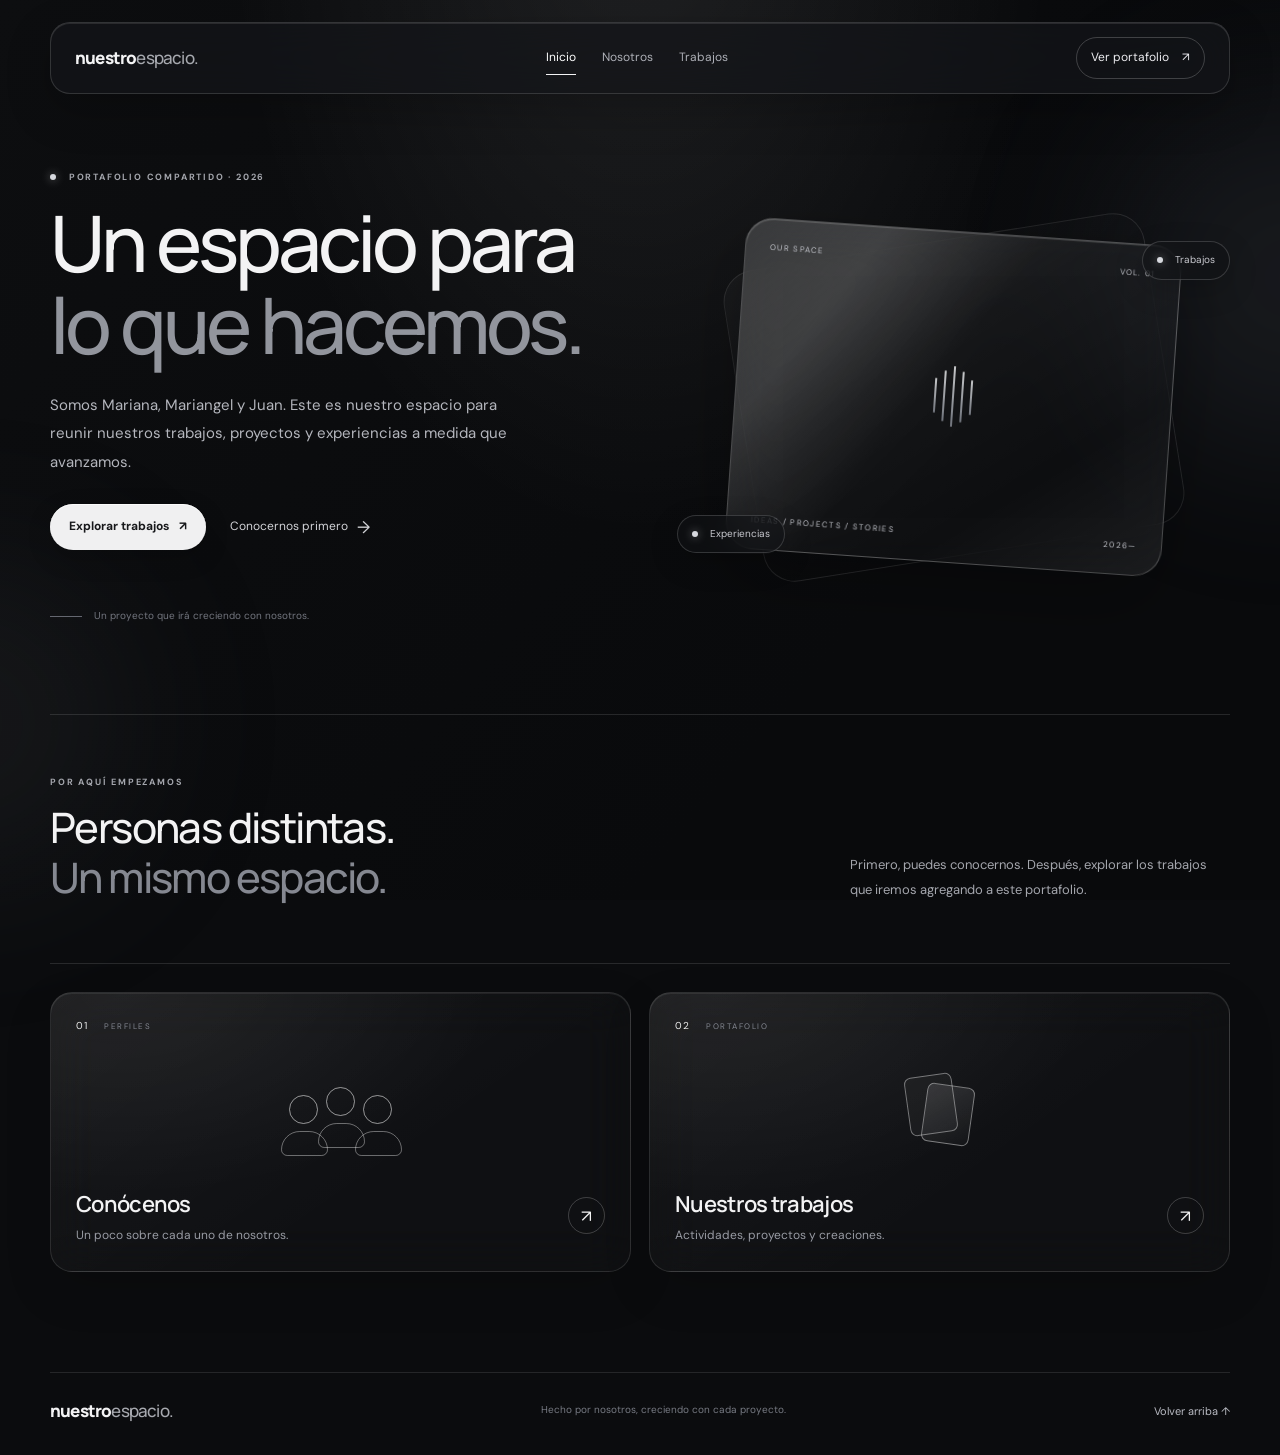
<file: index.html>
<!DOCTYPE html>
<html lang="es">
<head>
  <meta charset="UTF-8">
  <meta name="viewport" content="width=device-width, initial-scale=1.0">
  <meta name="description" content="Nuestro espacio: un portafolio para compartir quiénes somos y los trabajos que vamos creando.">
  <title>Nuestro espacio</title>
  <link rel="preconnect" href="https://fonts.googleapis.com">
  <link rel="preconnect" href="https://fonts.gstatic.com" crossorigin>
  <link href="https://fonts.googleapis.com/css2?family=DM+Sans:wght@400;500;600;700&family=Manrope:wght@400;500;600;700;800&display=swap" rel="stylesheet">
  <link rel="stylesheet" href="css/style.css">
  <script src="js/main.js" defer></script>
</head>
<body class="home-page" id="top">
  <div class="ambient ambient-one"></div>
  <div class="ambient ambient-two"></div>

  <div class="loader" id="page-loader" aria-label="Cargando página">
    <div class="loader-mark" aria-hidden="true"><span></span><span></span><span></span></div>
    <p>Cargando</p>
    <div class="loader-line"><span id="loader-progress"></span></div>
  </div>

  <header class="site-header glass">
    <a class="wordmark" href="index.html" aria-label="Nuestro espacio, inicio">nuestro<span>espacio.</span></a>
    <nav class="main-nav" aria-label="Navegación principal">
      <a class="nav-link active" href="index.html">Inicio</a>
      <a class="nav-link" href="biografias.html">Nosotros</a>
      <a class="nav-link" href="trabajos.html">Trabajos</a>
    </nav>
    <a class="header-cta" href="trabajos.html">Ver portafolio <span aria-hidden="true">↗</span></a>
    <button class="menu-toggle" id="menu-toggle" aria-label="Abrir menú" aria-expanded="false"><span></span><span></span></button>
  </header>

  <main>
    <section class="hero section-wrap">
      <div class="hero-copy reveal">
        <p class="eyebrow"><span class="status-dot"></span> PORTAFOLIO COMPARTIDO · 2026</p>
        <h1>Un espacio para<br><span>lo que hacemos.</span></h1>
        <p class="hero-description">Somos Mariana, Mariangel y Juan. Este es nuestro espacio para reunir nuestros trabajos, proyectos y experiencias a medida que avanzamos.</p>
        <div class="hero-actions">
          <a class="button button-light" href="trabajos.html">Explorar trabajos <span aria-hidden="true">↗</span></a>
          <a class="text-link" href="biografias.html">Conocernos primero <span aria-hidden="true">→</span></a>
        </div>
        <div class="hero-note"><span class="note-line"></span><span>Un proyecto que irá creciendo con nosotros.</span></div>
      </div>

      <div class="hero-visual reveal" aria-label="Composición abstracta de cristal">
        <div class="visual-backplate"></div>
        <div class="visual-glass">
          <div class="glass-topline"><span>OUR SPACE</span><span>VOL. 01</span></div>
          <div class="glass-center">
            <div class="glass-symbol"><i></i><i></i><i></i><i></i><i></i></div>
          </div>
          <div class="glass-bottomline"><span>IDEAS / PROJECTS / STORIES</span><span>2026—</span></div>
        </div>
        <div class="floating-chip chip-one"><span class="chip-dot"></span> Trabajos</div>
        <div class="floating-chip chip-two"><span class="chip-dot"></span> Experiencias</div>
      </div>
    </section>

    <section class="intro-strip section-wrap reveal">
      <div>
        <p class="eyebrow">POR AQUÍ EMPEZAMOS</p>
        <h2>Personas distintas.<br><span>Un mismo espacio.</span></h2>
      </div>
      <p>Primero, puedes conocernos. Después, explorar los trabajos que iremos agregando a este portafolio.</p>
    </section>

    <section class="feature-grid section-wrap">
      <a class="feature-card glass reveal" href="biografias.html">
        <div class="card-index">01 <span>PERFILES</span></div>
        <div class="feature-icon profile-icon" aria-hidden="true"><span></span><span></span><span></span></div>
        <div class="feature-bottom">
          <div>
            <h3>Conócenos</h3>
            <p>Un poco sobre cada uno de nosotros.</p>
          </div>
          <span class="circle-arrow" aria-hidden="true">↗</span>
        </div>
      </a>

      <a class="feature-card glass reveal" href="trabajos.html">
        <div class="card-index">02 <span>PORTAFOLIO</span></div>
        <div class="feature-icon work-icon" aria-hidden="true"><span></span><span></span></div>
        <div class="feature-bottom">
          <div>
            <h3>Nuestros trabajos</h3>
            <p>Actividades, proyectos y creaciones.</p>
          </div>
          <span class="circle-arrow" aria-hidden="true">↗</span>
        </div>
      </a>
    </section>
  </main>

  <footer class="site-footer section-wrap">
    <a class="wordmark" href="index.html">nuestro<span>espacio.</span></a>
    <p>Hecho por nosotros, creciendo con cada proyecto.</p>
    <a href="#top" class="back-top">Volver arriba ↑</a>
  </footer>
</body>
</html>
</file>
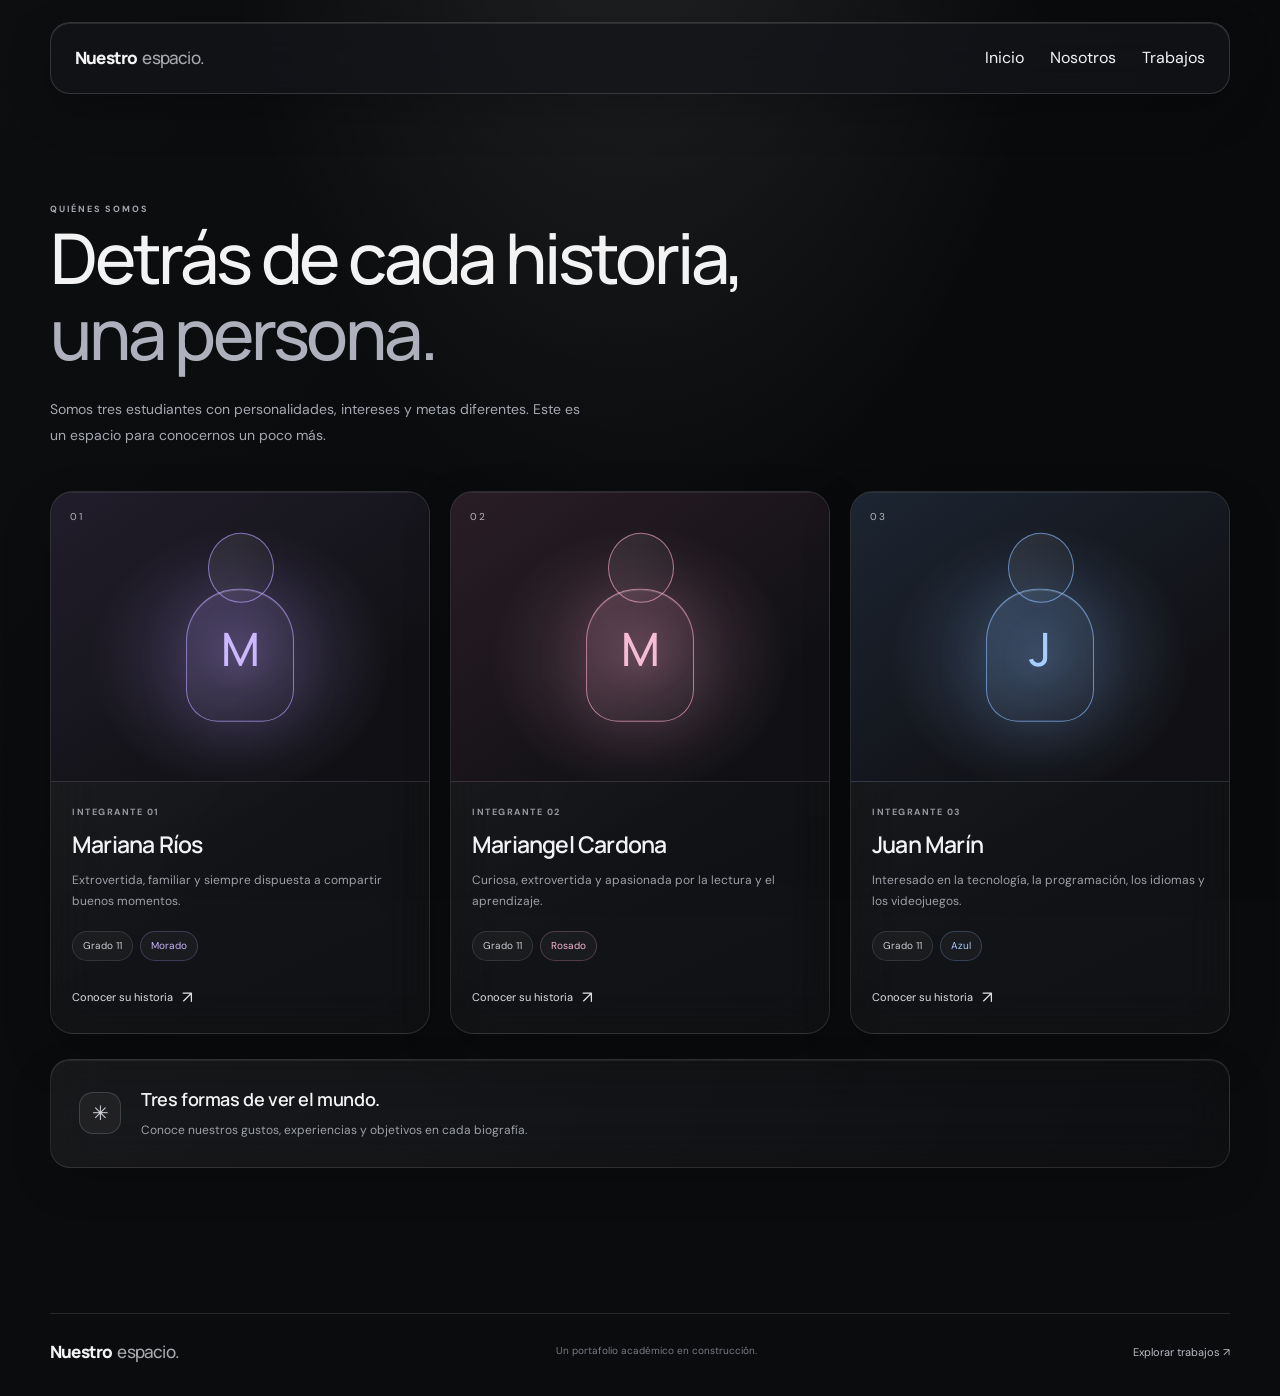
<file: biografias.html>
<!DOCTYPE html>
<html lang="es">
<head>
    <meta charset="UTF-8">
    <meta name="viewport" content="width=device-width, initial-scale=1.0">
    <meta name="theme-color" content="#09090b">
    <meta name="description" content="Conoce a Mariana, Mariangel y Juan en Nuestro espacio.">
    <title>Nosotros | Nuestro espacio</title>
    <link rel="preconnect" href="https://fonts.googleapis.com">
    <link rel="preconnect" href="https://fonts.gstatic.com" crossorigin>
    <link href="https://fonts.googleapis.com/css2?family=DM+Sans:wght@400;500;600;700&family=Manrope:wght@400;500;600;700;800&display=swap" rel="stylesheet">
    <link rel="stylesheet" href="css/style.css">
    <script src="js/main.js" defer></script>
</head>
<body>
    <div class="loader" id="loader">
        <div class="loader-mark"><span></span><span></span><span></span></div>
        <p>Cargando</p>
    </div>

    <header class="site-header">
        <a href="index.html" class="brand">Nuestro <span>espacio.</span></a>
        <button class="menu-toggle" id="menu-toggle" aria-label="Abrir menú" aria-expanded="false">
            <span></span><span></span>
        </button>
        <nav class="nav-menu" id="nav-menu">
            <a href="index.html">Inicio</a>
            <a href="biografias.html" class="active">Nosotros</a>
            <a href="trabajos.html">Trabajos</a>
        </nav>
    </header>

    <main class="inner-main">
        <section class="section-wrap people-section">
            <div class="page-heading reveal">
                <span class="eyebrow">QUIÉNES SOMOS</span>
                <h1>Detrás de cada historia, <span>una persona.</span></h1>
                <p>Somos tres estudiantes con personalidades, intereses y metas diferentes. Este es un espacio para conocernos un poco más.</p>
            </div>

            <div class="people-grid">
                <article class="person-card glass reveal">
                    <a href="mariana.html" class="person-link" aria-label="Conocer a Mariana">
                        <div class="portrait-placeholder portrait-purple">
                            <span class="portrait-number">01</span>
                            <div class="portrait-shape"></div>
                            <span class="portrait-initial">M</span>
                        </div>
                        <div class="person-info">
                            <span class="person-index">INTEGRANTE 01</span>
                            <h2>Mariana Ríos</h2>
                            <p>Extrovertida, familiar y siempre dispuesta a compartir buenos momentos.</p>
                            <div class="person-tags">
                                <span>Grado 11</span>
                                <span>Morado</span>
                            </div>
                            <span class="text-link">Conocer su historia <span>↗</span></span>
                        </div>
                    </a>
                </article>

                <article class="person-card glass reveal">
                    <a href="mariangel.html" class="person-link" aria-label="Conocer a Mariangel">
                        <div class="portrait-placeholder portrait-pink">
                            <span class="portrait-number">02</span>
                            <div class="portrait-shape"></div>
                            <span class="portrait-initial">M</span>
                        </div>
                        <div class="person-info">
                            <span class="person-index">INTEGRANTE 02</span>
                            <h2>Mariangel Cardona</h2>
                            <p>Curiosa, extrovertida y apasionada por la lectura y el aprendizaje.</p>
                            <div class="person-tags">
                                <span>Grado 11</span>
                                <span>Rosado</span>
                            </div>
                            <span class="text-link">Conocer su historia <span>↗</span></span>
                        </div>
                    </a>
                </article>

                <article class="person-card glass reveal">
                    <a href="juan.html" class="person-link" aria-label="Conocer a Juan">
                        <div class="portrait-placeholder portrait-blue">
                            <span class="portrait-number">03</span>
                            <div class="portrait-shape"></div>
                            <span class="portrait-initial">J</span>
                        </div>
                        <div class="person-info">
                            <span class="person-index">INTEGRANTE 03</span>
                            <h2>Juan Marín</h2>
                            <p>Interesado en la tecnología, la programación, los idiomas y los videojuegos.</p>
                            <div class="person-tags">
                                <span>Grado 11</span>
                                <span>Azul</span>
                            </div>
                            <span class="text-link">Conocer su historia <span>↗</span></span>
                        </div>
                    </a>
                </article>
            </div>

            <div class="people-note glass reveal">
                <span class="note-symbol">✳</span>
                <div>
                    <h2>Tres formas de ver el mundo.</h2>
                    <p>Conoce nuestros gustos, experiencias y objetivos en cada biografía.</p>
                </div>
            </div>
        </section>
    </main>

    <footer class="site-footer">
        <a href="index.html" class="brand">Nuestro <span>espacio.</span></a>
        <p>Un portafolio académico en construcción.</p>
        <a href="trabajos.html">Explorar trabajos ↗</a>
    </footer>
</body>
</html>
</file>
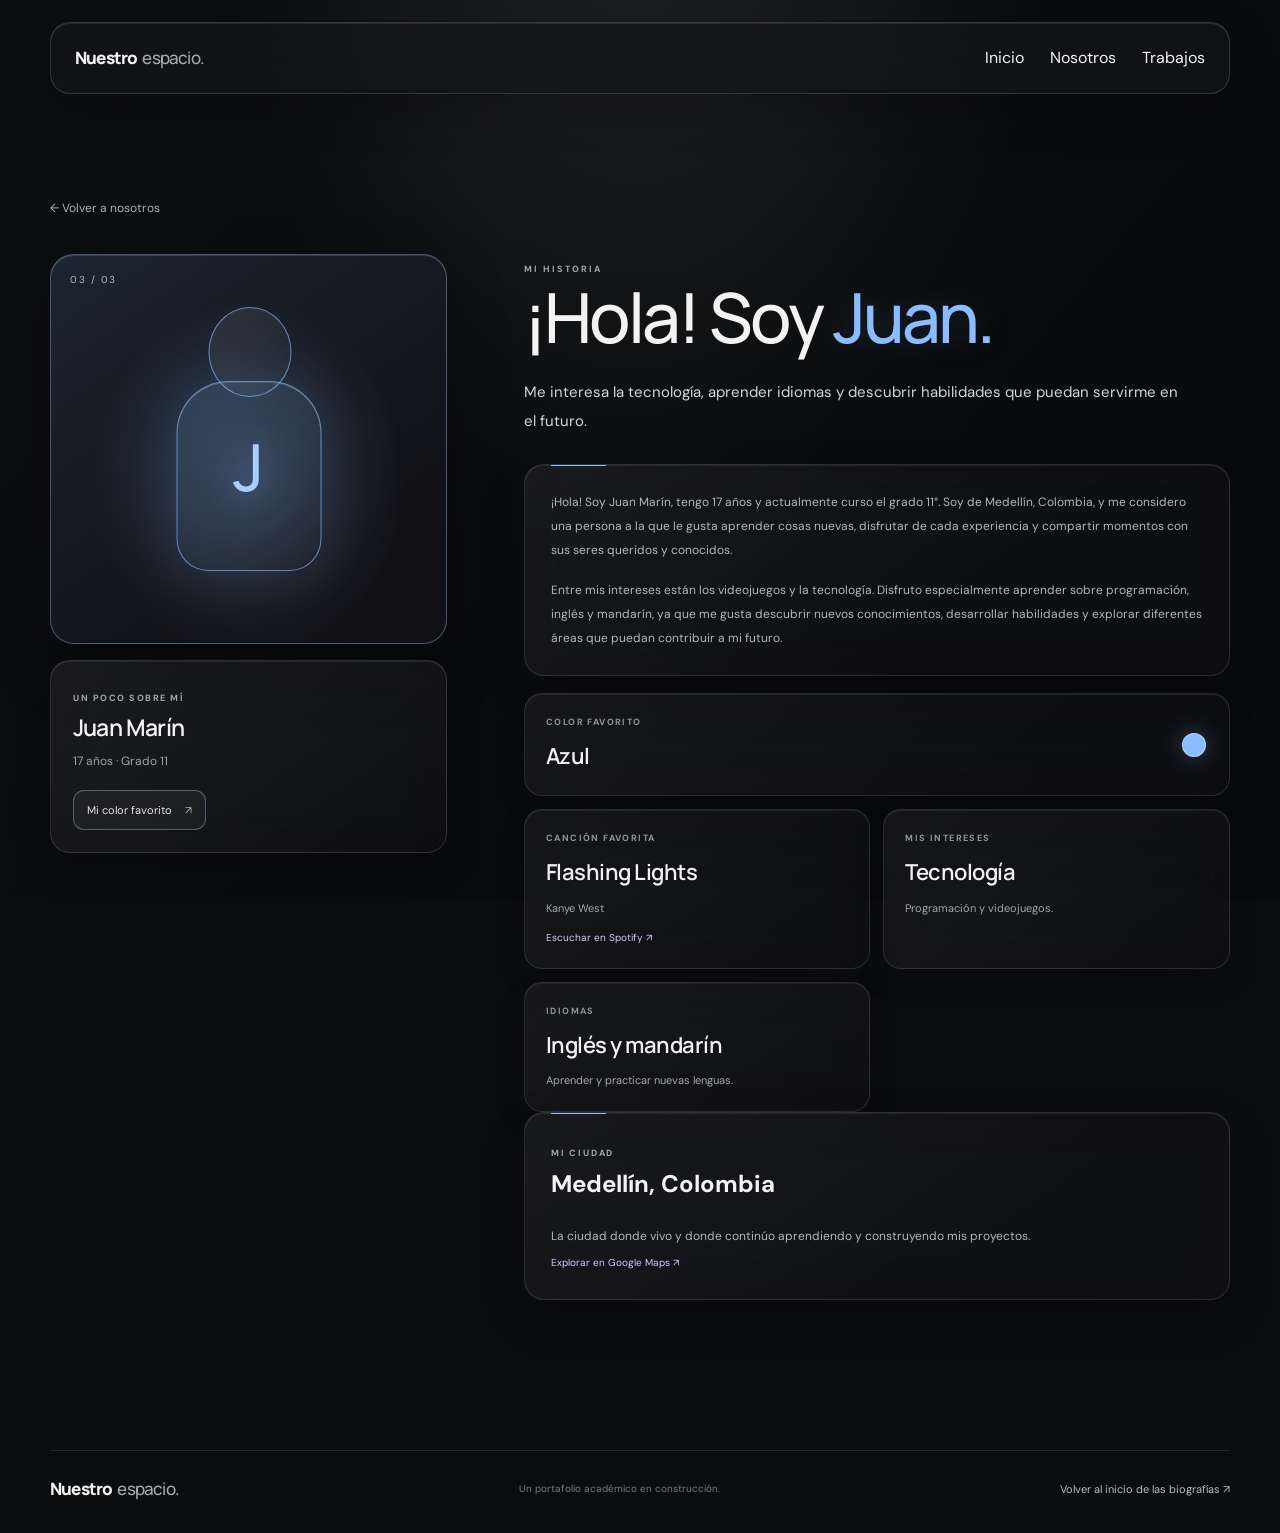
<file: juan.html>
<!DOCTYPE html>
<html lang="es">
<head>
    <meta charset="UTF-8">
    <meta name="viewport" content="width=device-width, initial-scale=1.0">
    <meta name="theme-color" content="#09090b">
    <title>Juan Marín | Nuestro espacio</title>
    <link rel="preconnect" href="https://fonts.googleapis.com">
    <link rel="preconnect" href="https://fonts.gstatic.com" crossorigin>
    <link href="https://fonts.googleapis.com/css2?family=DM+Sans:wght@400;500;600;700&family=Manrope:wght@400;500;600;700;800&display=swap" rel="stylesheet">
    <link rel="stylesheet" href="css/style.css">
    <script src="js/main.js" defer></script>
</head>
<body>
    <div class="loader" id="loader">
        <div class="loader-mark"><span></span><span></span><span></span></div>
        <p>Cargando</p>
    </div>

    <header class="site-header">
        <a href="index.html" class="brand">Nuestro <span>espacio.</span></a>
        <button class="menu-toggle" id="menu-toggle" aria-label="Abrir menú" aria-expanded="false">
            <span></span><span></span>
        </button>
        <nav class="nav-menu" id="nav-menu">
            <a href="index.html">Inicio</a>
            <a href="biografias.html" class="active">Nosotros</a>
            <a href="trabajos.html">Trabajos</a>
        </nav>
    </header>

    <main class="inner-main">
        <section class="section-wrap profile-section">
            <a href="biografias.html" class="back-link reveal">← Volver a nosotros</a>

            <div class="profile-layout reveal">
                <aside class="profile-aside">
                    <div class="portrait-placeholder portrait-blue profile-portrait">
                        <span class="portrait-number">03 / 03</span>
                        <div class="portrait-shape"></div>
                        <span class="portrait-initial">J</span>
                    </div>
                    <div class="profile-mini glass">
                        <span class="eyebrow">UN POCO SOBRE MÍ</span>
                        <h2>Juan Marín</h2>
                        <p>17 años · Grado 11</p>
                        <button class="detail-button" type="button" data-open-color>Mi color favorito <span>↗</span></button>
                    </div>
                </aside>

                <article class="profile-content">
                    <span class="eyebrow">MI HISTORIA</span>
                    <h1>¡Hola! Soy <span>Juan.</span></h1>
                    <p class="profile-intro">Me interesa la tecnología, aprender idiomas y descubrir habilidades que puedan servirme en el futuro.</p>

                    <div class="profile-story glass">
                        <p>¡Hola! Soy Juan Marín, tengo 17 años y actualmente curso el grado 11°. Soy de Medellín, Colombia, y me considero una persona a la que le gusta aprender cosas nuevas, disfrutar de cada experiencia y compartir momentos con sus seres queridos y conocidos.</p>
                        <p>Entre mis intereses están los videojuegos y la tecnología. Disfruto especialmente aprender sobre programación, inglés y mandarín, ya que me gusta descubrir nuevos conocimientos, desarrollar habilidades y explorar diferentes áreas que puedan contribuir a mi futuro.</p>
                    </div>

                    <div class="profile-facts">
                        <div class="fact-card glass">
                            <span class="fact-label">COLOR FAVORITO</span>
                            <span class="fact-value">Azul</span>
                            <span class="fact-dot blue-dot"></span>
                        </div>
                        <div class="fact-card glass">
                            <span class="fact-label">CANCIÓN FAVORITA</span>
                            <span class="fact-value">Flashing Lights</span>
                            <span class="fact-description">Kanye West</span>
                            <a class="fact-link" href="https://open.spotify.com/search/Flashing%20Lights%20Kanye%20West" target="_blank" rel="noopener noreferrer">Escuchar en Spotify ↗</a>
                        </div>
                        <div class="fact-card glass">
                            <span class="fact-label">MIS INTERESES</span>
                            <span class="fact-value">Tecnología</span>
                            <span class="fact-description">Programación y videojuegos.</span>
                        </div>
                        <div class="fact-card glass">
                            <span class="fact-label">IDIOMAS</span>
                            <span class="fact-value">Inglés y mandarín</span>
                            <span class="fact-description">Aprender y practicar nuevas lenguas.</span>
                        </div>
                    </div>

                    <div class="profile-story glass location-card">
                        <span class="eyebrow">MI CIUDAD</span>
                        <h2>Medellín, Colombia</h2>
                        <p>La ciudad donde vivo y donde continúo aprendiendo y construyendo mis proyectos.</p>
                        <a class="fact-link" href="https://www.google.com/maps/search/?api=1&query=Medellin%2C%20Colombia" target="_blank" rel="noopener noreferrer">Explorar en Google Maps ↗</a>
                    </div>
                </article>
            </div>
        </section>
    </main>

    <div class="color-modal" id="color-modal" aria-hidden="true">
        <div class="color-modal-panel glass" role="dialog" aria-modal="true" aria-labelledby="color-title">
            <button class="modal-close" type="button" data-close-color aria-label="Cerrar">×</button>
            <span class="eyebrow">MI COLOR FAVORITO</span>
            <h2 id="color-title">Azul</h2>
            <div class="color-swatch blue-swatch"></div>
            <p>Un color que representa uno de mis gustos personales.</p>
            <button class="detail-button" type="button" data-copy-color="#76A9FA">Copiar código #76A9FA</button>
        </div>
    </div>

    <footer class="site-footer">
        <a href="index.html" class="brand">Nuestro <span>espacio.</span></a>
        <p>Un portafolio académico en construcción.</p>
        <a href="mariana.html">Volver al inicio de las biografías ↗</a>
    </footer>
</body>
</html>
</file>
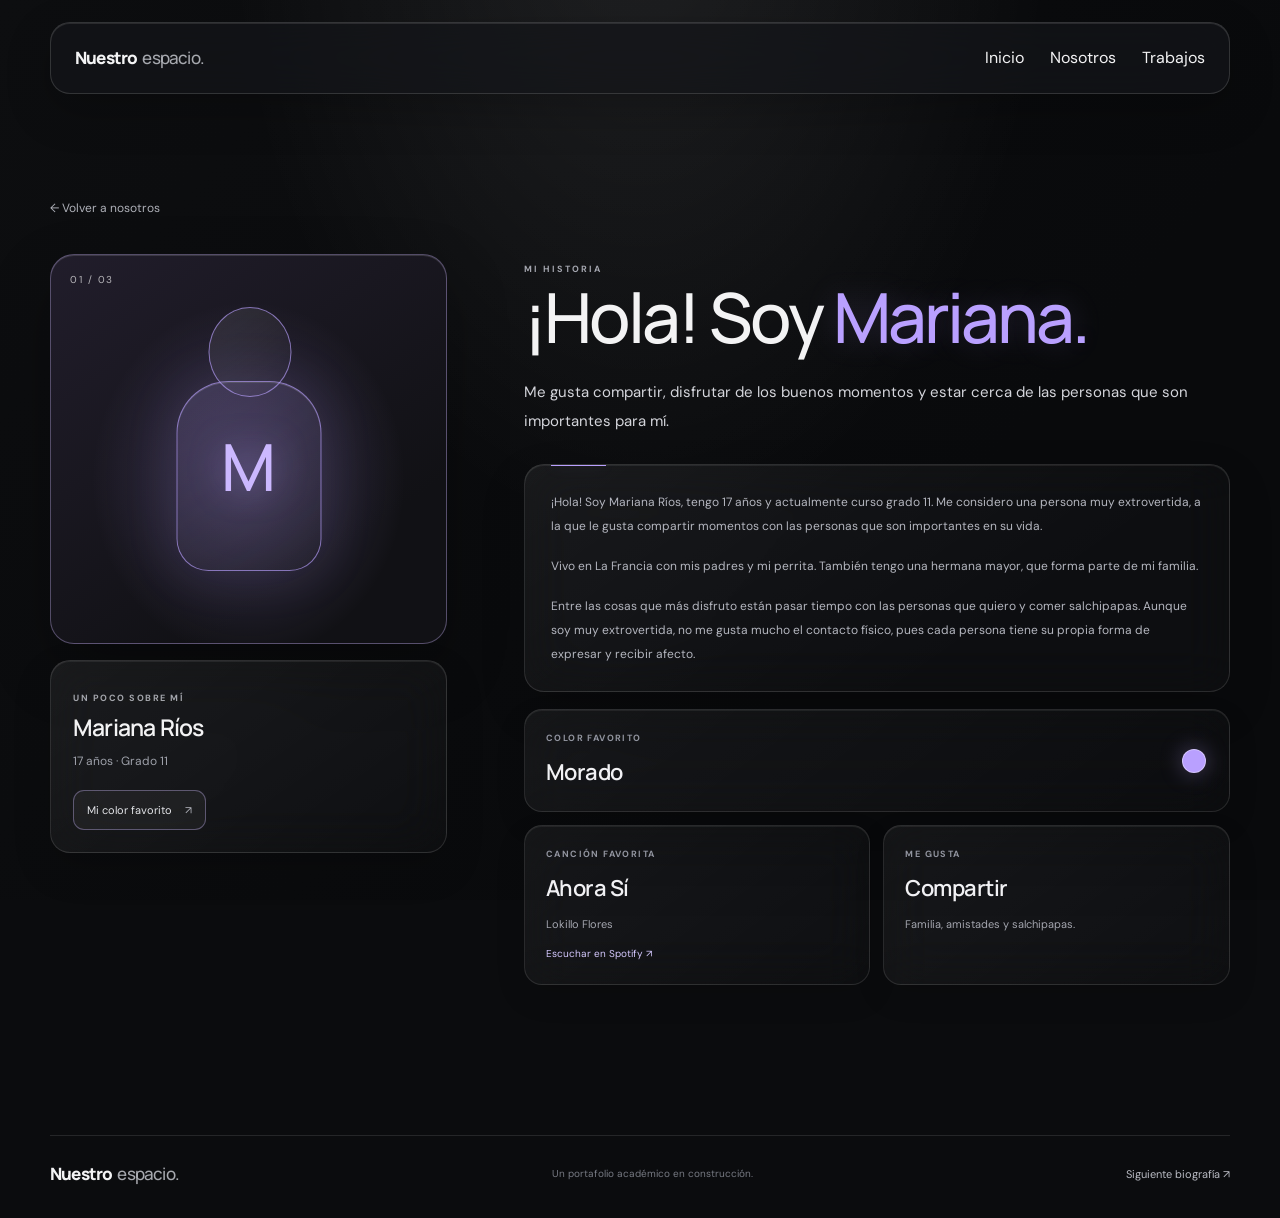
<file: mariana.html>
<!DOCTYPE html>
<html lang="es">
<head>
    <meta charset="UTF-8">
    <meta name="viewport" content="width=device-width, initial-scale=1.0">
    <meta name="theme-color" content="#09090b">
    <title>Mariana Ríos | Nuestro espacio</title>
    <link rel="preconnect" href="https://fonts.googleapis.com">
    <link rel="preconnect" href="https://fonts.gstatic.com" crossorigin>
    <link href="https://fonts.googleapis.com/css2?family=DM+Sans:wght@400;500;600;700&family=Manrope:wght@400;500;600;700;800&display=swap" rel="stylesheet">
    <link rel="stylesheet" href="css/style.css">
    <script src="js/main.js" defer></script>
</head>
<body>
    <div class="loader" id="loader">
        <div class="loader-mark"><span></span><span></span><span></span></div>
        <p>Cargando</p>
    </div>

    <header class="site-header">
        <a href="index.html" class="brand">Nuestro <span>espacio.</span></a>
        <button class="menu-toggle" id="menu-toggle" aria-label="Abrir menú" aria-expanded="false">
            <span></span><span></span>
        </button>
        <nav class="nav-menu" id="nav-menu">
            <a href="index.html">Inicio</a>
            <a href="biografias.html" class="active">Nosotros</a>
            <a href="trabajos.html">Trabajos</a>
        </nav>
    </header>

    <main class="inner-main">
        <section class="section-wrap profile-section">
            <a href="biografias.html" class="back-link reveal">← Volver a nosotros</a>

            <div class="profile-layout reveal">
                <aside class="profile-aside">
                    <div class="portrait-placeholder portrait-purple profile-portrait">
                        <span class="portrait-number">01 / 03</span>
                        <div class="portrait-shape"></div>
                        <span class="portrait-initial">M</span>
                    </div>
                    <div class="profile-mini glass">
                        <span class="eyebrow">UN POCO SOBRE MÍ</span>
                        <h2>Mariana Ríos</h2>
                        <p>17 años · Grado 11</p>
                        <button class="detail-button" type="button" data-open-color>Mi color favorito <span>↗</span></button>
                    </div>
                </aside>

                <article class="profile-content">
                    <span class="eyebrow">MI HISTORIA</span>
                    <h1>¡Hola! Soy <span>Mariana.</span></h1>
                    <p class="profile-intro">Me gusta compartir, disfrutar de los buenos momentos y estar cerca de las personas que son importantes para mí.</p>

                    <div class="profile-story glass">
                        <p>¡Hola! Soy Mariana Ríos, tengo 17 años y actualmente curso grado 11. Me considero una persona muy extrovertida, a la que le gusta compartir momentos con las personas que son importantes en su vida.</p>
                        <p>Vivo en La Francia con mis padres y mi perrita. También tengo una hermana mayor, que forma parte de mi familia.</p>
                        <p>Entre las cosas que más disfruto están pasar tiempo con las personas que quiero y comer salchipapas. Aunque soy muy extrovertida, no me gusta mucho el contacto físico, pues cada persona tiene su propia forma de expresar y recibir afecto.</p>
                    </div>

                    <div class="profile-facts">
                        <div class="fact-card glass">
                            <span class="fact-label">COLOR FAVORITO</span>
                            <span class="fact-value">Morado</span>
                            <span class="fact-dot purple-dot"></span>
                        </div>
                        <div class="fact-card glass">
                            <span class="fact-label">CANCIÓN FAVORITA</span>
                            <span class="fact-value">Ahora Sí</span>
                            <span class="fact-description">Lokillo Flores</span>
                            <a class="fact-link" href="https://open.spotify.com/search/Ahora%20S%C3%AD%20Lokillo%20Flores" target="_blank" rel="noopener noreferrer">Escuchar en Spotify ↗</a>
                        </div>
                        <div class="fact-card glass">
                            <span class="fact-label">ME GUSTA</span>
                            <span class="fact-value">Compartir</span>
                            <span class="fact-description">Familia, amistades y salchipapas.</span>
                        </div>
                    </div>
                </article>
            </div>
        </section>
    </main>

    <div class="color-modal" id="color-modal" aria-hidden="true">
        <div class="color-modal-panel glass" role="dialog" aria-modal="true" aria-labelledby="color-title">
            <button class="modal-close" type="button" data-close-color aria-label="Cerrar">×</button>
            <span class="eyebrow">MI COLOR FAVORITO</span>
            <h2 id="color-title">Morado</h2>
            <div class="color-swatch purple-swatch"></div>
            <p>Un color que forma parte de mis gustos.</p>
            <button class="detail-button" type="button" data-copy-color="#A78BFA">Copiar código #A78BFA</button>
        </div>
    </div>

    <footer class="site-footer">
        <a href="index.html" class="brand">Nuestro <span>espacio.</span></a>
        <p>Un portafolio académico en construcción.</p>
        <a href="mariangel.html">Siguiente biografía ↗</a>
    </footer>
</body>
</html>
</file>
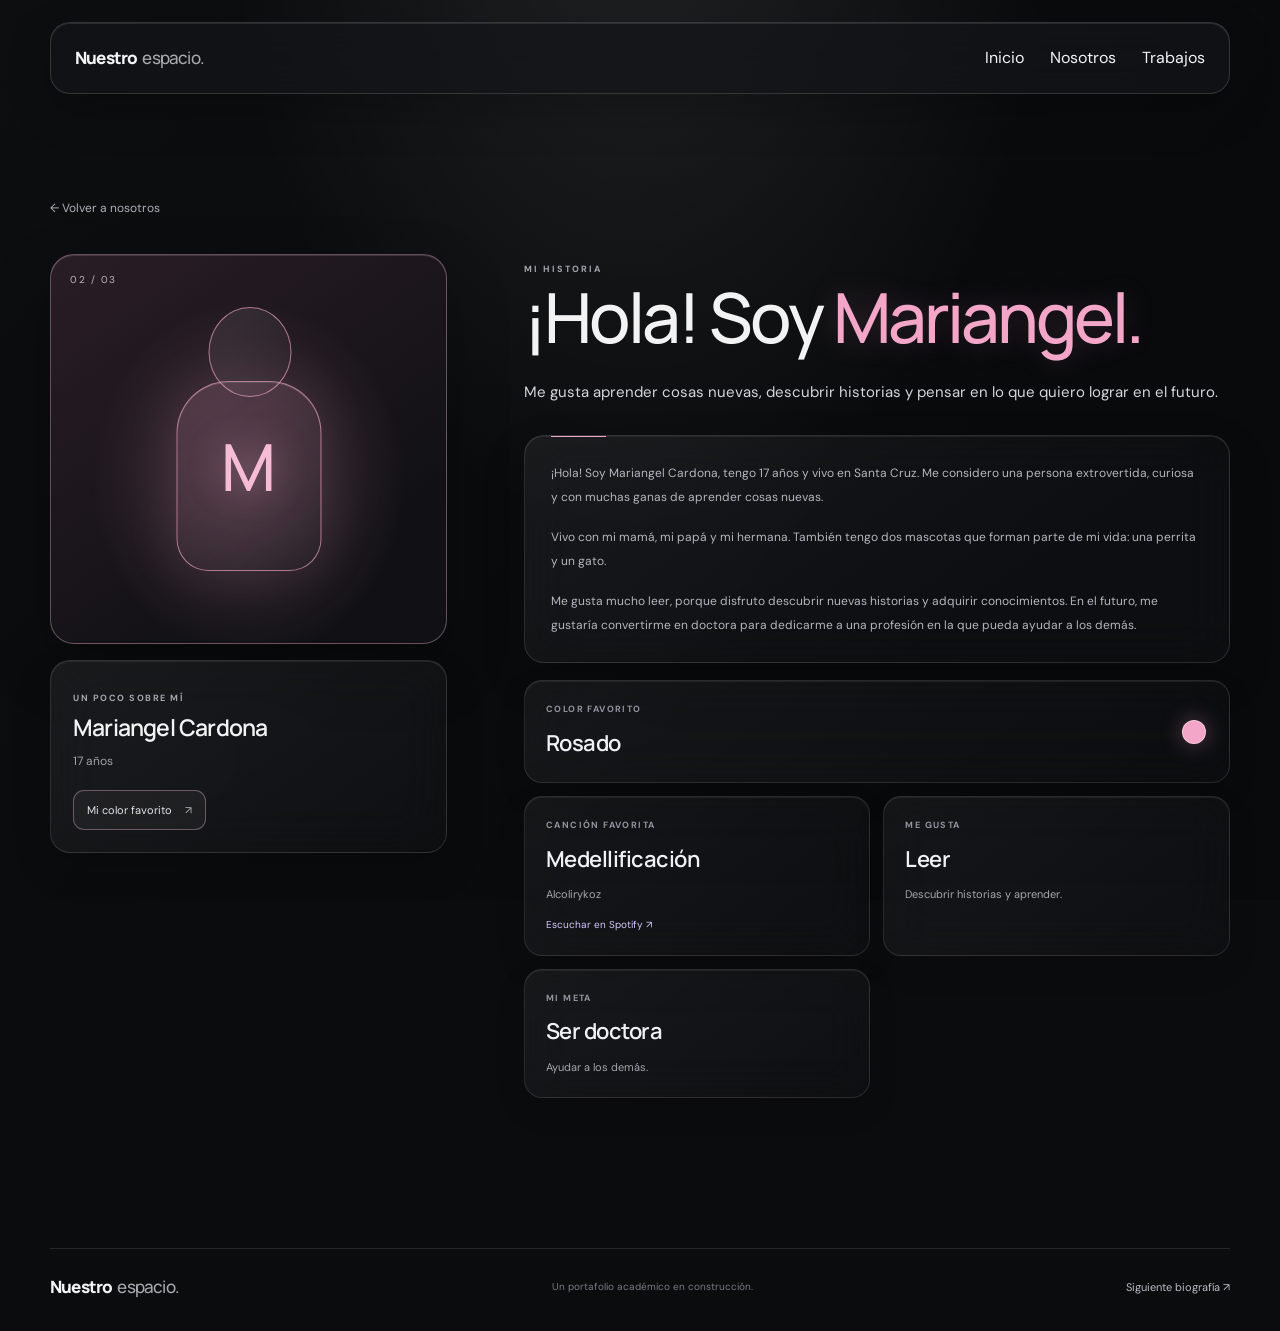
<file: mariangel.html>
<!DOCTYPE html>
<html lang="es">
<head>
    <meta charset="UTF-8">
    <meta name="viewport" content="width=device-width, initial-scale=1.0">
    <meta name="theme-color" content="#09090b">
    <title>Mariangel Cardona | Nuestro espacio</title>
    <link rel="preconnect" href="https://fonts.googleapis.com">
    <link rel="preconnect" href="https://fonts.gstatic.com" crossorigin>
    <link href="https://fonts.googleapis.com/css2?family=DM+Sans:wght@400;500;600;700&family=Manrope:wght@400;500;600;700;800&display=swap" rel="stylesheet">
    <link rel="stylesheet" href="css/style.css">
    <script src="js/main.js" defer></script>
</head>
<body>
    <div class="loader" id="loader">
        <div class="loader-mark"><span></span><span></span><span></span></div>
        <p>Cargando</p>
    </div>

    <header class="site-header">
        <a href="index.html" class="brand">Nuestro <span>espacio.</span></a>
        <button class="menu-toggle" id="menu-toggle" aria-label="Abrir menú" aria-expanded="false">
            <span></span><span></span>
        </button>
        <nav class="nav-menu" id="nav-menu">
            <a href="index.html">Inicio</a>
            <a href="biografias.html" class="active">Nosotros</a>
            <a href="trabajos.html">Trabajos</a>
        </nav>
    </header>

    <main class="inner-main">
        <section class="section-wrap profile-section">
            <a href="biografias.html" class="back-link reveal">← Volver a nosotros</a>

            <div class="profile-layout reveal">
                <aside class="profile-aside">
                    <div class="portrait-placeholder portrait-pink profile-portrait">
                        <span class="portrait-number">02 / 03</span>
                        <div class="portrait-shape"></div>
                        <span class="portrait-initial">M</span>
                    </div>
                    <div class="profile-mini glass">
                        <span class="eyebrow">UN POCO SOBRE MÍ</span>
                        <h2>Mariangel Cardona</h2>
                        <p>17 años</p>
                        <button class="detail-button" type="button" data-open-color>Mi color favorito <span>↗</span></button>
                    </div>
                </aside>

                <article class="profile-content">
                    <span class="eyebrow">MI HISTORIA</span>
                    <h1>¡Hola! Soy <span>Mariangel.</span></h1>
                    <p class="profile-intro">Me gusta aprender cosas nuevas, descubrir historias y pensar en lo que quiero lograr en el futuro.</p>

                    <div class="profile-story glass">
                        <p>¡Hola! Soy Mariangel Cardona, tengo 17 años y vivo en Santa Cruz. Me considero una persona extrovertida, curiosa y con muchas ganas de aprender cosas nuevas.</p>
                        <p>Vivo con mi mamá, mi papá y mi hermana. También tengo dos mascotas que forman parte de mi vida: una perrita y un gato.</p>
                        <p>Me gusta mucho leer, porque disfruto descubrir nuevas historias y adquirir conocimientos. En el futuro, me gustaría convertirme en doctora para dedicarme a una profesión en la que pueda ayudar a los demás.</p>
                    </div>

                    <div class="profile-facts">
                        <div class="fact-card glass">
                            <span class="fact-label">COLOR FAVORITO</span>
                            <span class="fact-value">Rosado</span>
                            <span class="fact-dot pink-dot"></span>
                        </div>
                        <div class="fact-card glass">
                            <span class="fact-label">CANCIÓN FAVORITA</span>
                            <span class="fact-value">Medellificación</span>
                            <span class="fact-description">Alcolirykoz</span>
                            <a class="fact-link" href="https://open.spotify.com/search/Medellificaci%C3%B3n%20Alcolirykoz" target="_blank" rel="noopener noreferrer">Escuchar en Spotify ↗</a>
                        </div>
                        <div class="fact-card glass">
                            <span class="fact-label">ME GUSTA</span>
                            <span class="fact-value">Leer</span>
                            <span class="fact-description">Descubrir historias y aprender.</span>
                        </div>
                        <div class="fact-card glass">
                            <span class="fact-label">MI META</span>
                            <span class="fact-value">Ser doctora</span>
                            <span class="fact-description">Ayudar a los demás.</span>
                        </div>
                    </div>
                </article>
            </div>
        </section>
    </main>

    <div class="color-modal" id="color-modal" aria-hidden="true">
        <div class="color-modal-panel glass" role="dialog" aria-modal="true" aria-labelledby="color-title">
            <button class="modal-close" type="button" data-close-color aria-label="Cerrar">×</button>
            <span class="eyebrow">MI COLOR FAVORITO</span>
            <h2 id="color-title">Rosado</h2>
            <div class="color-swatch pink-swatch"></div>
            <p>Un color que refleja uno de mis gustos personales.</p>
            <button class="detail-button" type="button" data-copy-color="#F3A6C8">Copiar código #F3A6C8</button>
        </div>
    </div>

    <footer class="site-footer">
        <a href="index.html" class="brand">Nuestro <span>espacio.</span></a>
        <p>Un portafolio académico en construcción.</p>
        <a href="juan.html">Siguiente biografía ↗</a>
    </footer>
</body>
</html>
</file>
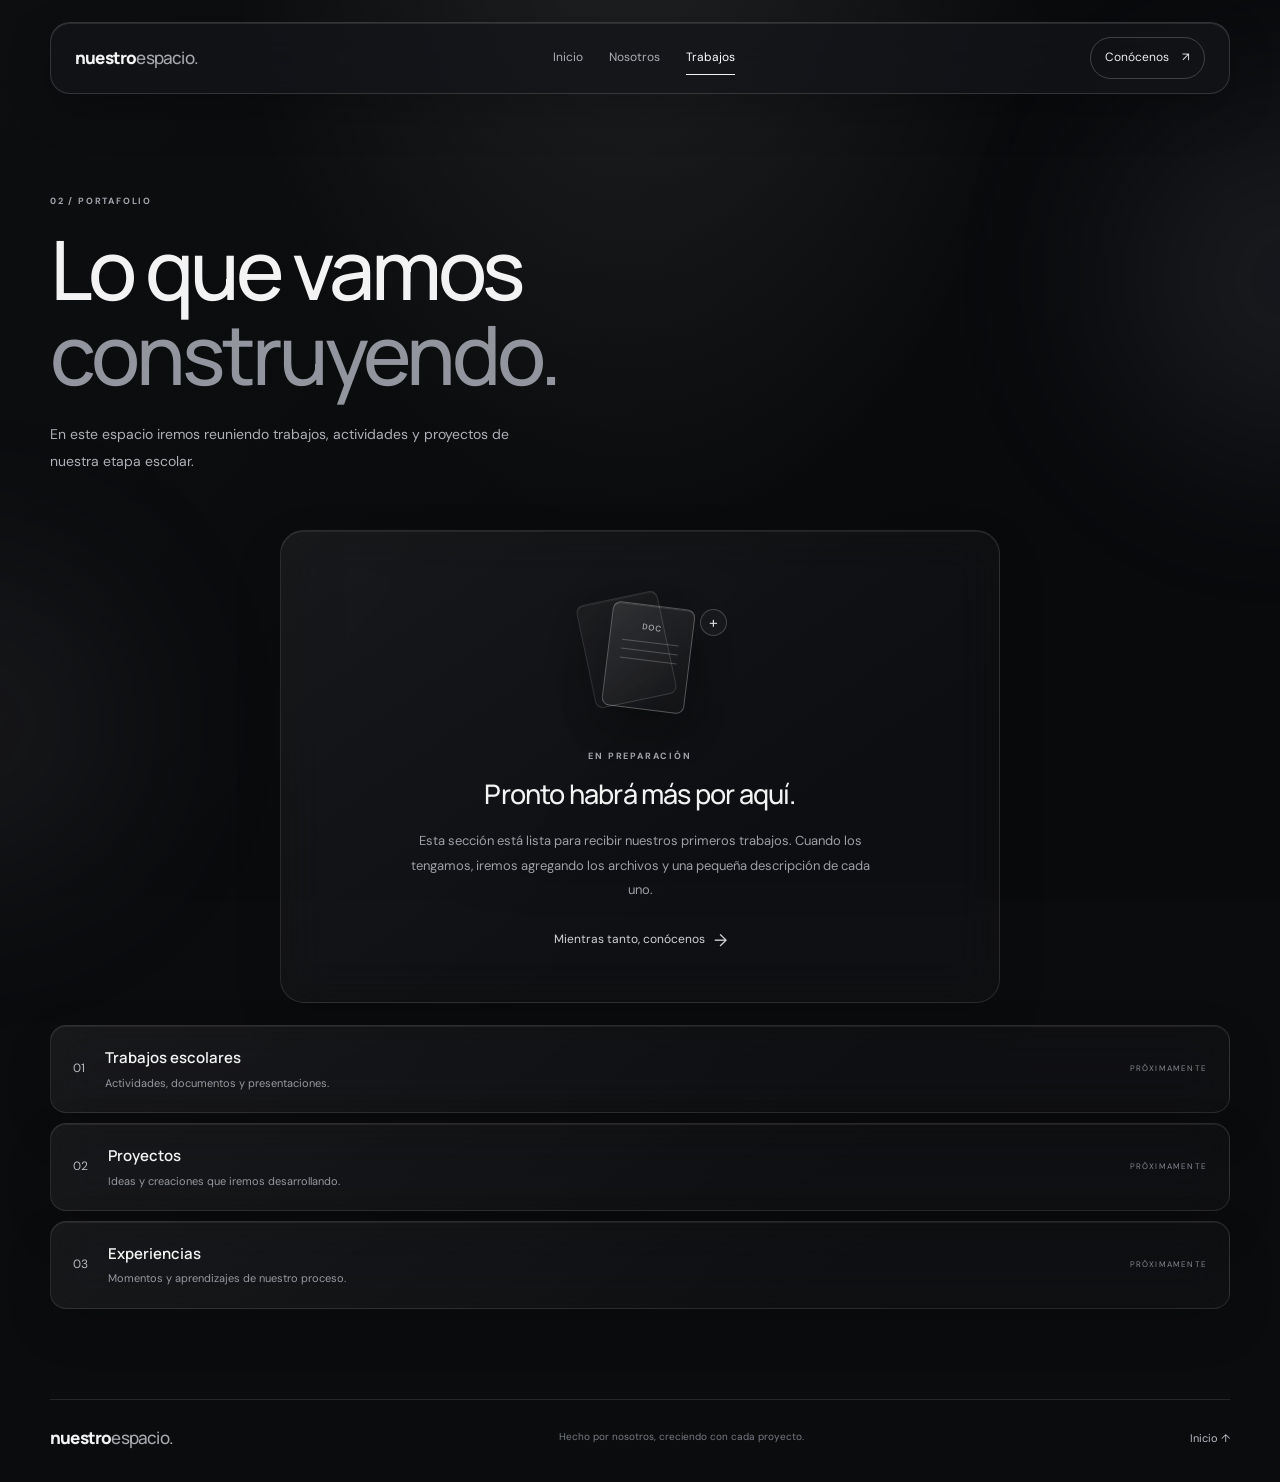
<file: trabajos.html>
<!DOCTYPE html>
<html lang="es">
<head>
  <meta charset="UTF-8"><meta name="viewport" content="width=device-width, initial-scale=1.0">
  <title>Trabajos · Nuestro espacio</title>
  <link rel="preconnect" href="https://fonts.googleapis.com"><link rel="preconnect" href="https://fonts.gstatic.com" crossorigin>
  <link href="https://fonts.googleapis.com/css2?family=DM+Sans:wght@400;500;600;700&family=Manrope:wght@400;500;600;700;800&display=swap" rel="stylesheet">
  <link rel="stylesheet" href="css/style.css"><script src="js/main.js" defer></script>
</head>
<body class="inner-page work-page">
  <div class="ambient ambient-one"></div><div class="ambient ambient-two"></div>
  <header class="site-header glass">
    <a class="wordmark" href="index.html">nuestro<span>espacio.</span></a>
    <nav class="main-nav" aria-label="Navegación principal"><a class="nav-link" href="index.html">Inicio</a><a class="nav-link" href="biografias.html">Nosotros</a><a class="nav-link active" href="trabajos.html">Trabajos</a></nav>
    <a class="header-cta" href="biografias.html">Conócenos <span>↗</span></a><button class="menu-toggle" id="menu-toggle" aria-label="Abrir menú" aria-expanded="false"><span></span><span></span></button>
  </header>
  <main class="section-wrap inner-main">
    <div class="page-heading reveal"><p class="eyebrow">02 / PORTAFOLIO</p><h1>Lo que vamos<br><span>construyendo.</span></h1><p>En este espacio iremos reuniendo trabajos, actividades y proyectos de nuestra etapa escolar.</p></div>
    <section class="work-empty glass reveal">
      <div class="empty-art" aria-hidden="true"><div class="empty-sheet sheet-back"></div><div class="empty-sheet sheet-front"><span>DOC</span><i></i><i></i><i></i></div><div class="empty-plus">+</div></div>
      <p class="eyebrow">EN PREPARACIÓN</p><h2>Pronto habrá más por aquí.</h2><p>Esta sección está lista para recibir nuestros primeros trabajos. Cuando los tengamos, iremos agregando los archivos y una pequeña descripción de cada uno.</p>
      <a class="text-link" href="biografias.html">Mientras tanto, conócenos <span>→</span></a>
    </section>
    <section class="work-categories">
      <div class="category-item glass reveal"><span class="category-symbol">01</span><div><h3>Trabajos escolares</h3><p>Actividades, documentos y presentaciones.</p></div><span class="category-status">PRÓXIMAMENTE</span></div>
      <div class="category-item glass reveal"><span class="category-symbol">02</span><div><h3>Proyectos</h3><p>Ideas y creaciones que iremos desarrollando.</p></div><span class="category-status">PRÓXIMAMENTE</span></div>
      <div class="category-item glass reveal"><span class="category-symbol">03</span><div><h3>Experiencias</h3><p>Momentos y aprendizajes de nuestro proceso.</p></div><span class="category-status">PRÓXIMAMENTE</span></div>
    </section>
  </main>
  <footer class="site-footer section-wrap"><a class="wordmark" href="index.html">nuestro<span>espacio.</span></a><p>Hecho por nosotros, creciendo con cada proyecto.</p><a href="index.html" class="back-top">Inicio ↑</a></footer>
</body>
</html>
</file>
<file: css/style.css>
@import url('https://fonts.googleapis.com/css2?family=DM+Sans:wght@400;500;600;700&family=Manrope:wght@400;500;600;700;800&display=swap');

:root {
  --bg: #0b0c0e;
  --panel: rgba(255,255,255,.045);
  --line: rgba(255,255,255,.12);
  --line-strong: rgba(255,255,255,.2);
  --text: #f3f3f4;
  --muted: #9b9da4;
  --soft: #c9cbd0;
  --accent: #c9cbd0;
  --radius: 24px;
  --max: 1180px;
}

* { box-sizing: border-box; }
html { scroll-behavior: smooth; }
body {
  margin: 0;
  background: var(--bg);
  color: var(--text);
  font-family: 'DM Sans', sans-serif;
  line-height: 1.65;
  overflow-x: hidden;
}
body:before {
  content: "";
  position: fixed;
  inset: 0;
  pointer-events: none;
  z-index: -1;
  background: radial-gradient(ellipse at 50% -15%,rgba(255,255,255,.09),transparent 46%),linear-gradient(130deg,#0d0e10,#090a0c 68%);
}
a { color: inherit; text-decoration: none; }
button { font: inherit; }
.ambient {
  position: fixed;
  pointer-events: none;
  z-index: -1;
  border-radius: 50%;
  filter: blur(100px);
  opacity: .13;
}
.ambient-one { width:340px;height:340px;top:12%;right:-180px;background:#8e98ad; }
.ambient-two { width:300px;height:300px;bottom:3%;left:-180px;background:#747982; }
.section-wrap { width:min(var(--max),calc(100% - 64px));margin-inline:auto; }

.glass {
  background: linear-gradient(135deg,rgba(255,255,255,.075),rgba(255,255,255,.025) 55%,rgba(255,255,255,.045));
  border: 1px solid var(--line);
  box-shadow: inset 0 1px 0 rgba(255,255,255,.075),0 24px 70px rgba(0,0,0,.15);
  backdrop-filter: blur(22px);
  -webkit-backdrop-filter: blur(22px);
}

.site-header {
  position: relative;
  z-index: 10;
  width: min(var(--max),calc(100% - 64px));
  min-height: 72px;
  margin: 22px auto 0;
  padding: 0 20px 0 24px;
  border-radius: 18px;
  display: flex;
  align-items: center;
  justify-content: space-between;
  gap: 24px;
}
.wordmark {
  font-family: 'Manrope',sans-serif;
  font-size: 17px;
  font-weight: 800;
  letter-spacing: -.8px;
  white-space: nowrap;
}
.wordmark span { font-weight: 500;color:#a7a9af; }
.main-nav { display:flex;align-items:center;gap:30px; }
.nav-link { font-size:12px;color:#a7a8ae;transition:color .2s; }
.nav-link:hover,.nav-link.active { color:#fff; }
.header-cta {
  font-size:12px;
  padding:10px 14px;
  border:1px solid var(--line-strong);
  border-radius:100px;
  color:#ededf0;
  transition:background .2s,border .2s;
}
.header-cta:hover { background:rgba(255,255,255,.09);border-color:rgba(255,255,255,.35); }
.header-cta span,.button span { margin-left:10px; }
.menu-toggle { display:none;background:transparent;border:0;padding:8px; }
.menu-toggle span { display:block;width:20px;height:1px;background:#fff;margin:5px; }

.hero {
  min-height:620px;
  display:grid;
  grid-template-columns:1.02fr .98fr;
  align-items:center;
  gap:52px;
  padding-top:58px;
  padding-bottom:72px;
}
.eyebrow { font-size:9px;letter-spacing:1.8px;color:#a4a6ad;font-weight:700;margin:0 0 18px; }
.status-dot,.chip-dot {
  display:inline-block;
  width:6px;
  height:6px;
  border-radius:50%;
  background:#d7d9df;
  margin-right:9px;
  box-shadow:0 0 10px rgba(255,255,255,.45);
}
h1,h2,h3,p { margin-top:0; }
.hero h1,.page-heading h1,.bio-content h1 {
  font-family:'Manrope',sans-serif;
  font-size:clamp(48px,6.4vw,78px);
  line-height:1.04;
  letter-spacing:-4px;
  font-weight:500;
  margin:0 0 26px;
}
.hero h1 span,.page-heading h1 span,.bio-content h1 span { color:#92959d; }
.hero-description { max-width:490px;font-size:15px;color:#b4b6bd;line-height:1.9;margin-bottom:28px; }
.hero-actions { display:flex;align-items:center;gap:24px;flex-wrap:wrap; }
.button {
  display:inline-flex;
  align-items:center;
  justify-content:center;
  border-radius:100px;
  padding:13px 19px;
  font-size:12px;
  font-weight:700;
  transition:transform .2s,background .2s;
}
.button:hover { transform:translateY(-2px); }
.button-light { background:#f0f0f1;color:#17181b; }
.button-light:hover { background:#fff; }
.text-link { font-size:12px;color:#d2d3d7;display:inline-flex;align-items:center;gap:9px; }
.text-link span { font-size:17px;transition:transform .2s; }
.text-link:hover span { transform:translateX(4px); }
.hero-note { display:flex;align-items:center;gap:12px;color:#73767f;font-size:10px;margin-top:58px; }
.note-line { height:1px;width:32px;background:#646770; }

/* Cristal y reflejos de la portada */
.hero-visual {
  height:420px;
  position:relative;
  display:grid;
  place-items:center;
  perspective:1000px;
}
.visual-backplate {
  position:absolute;
  width:77%;
  height:75%;
  border:1px solid rgba(255,255,255,.1);
  border-radius:32px;
  transform:rotate(-9deg);
  background:linear-gradient(145deg,rgba(255,255,255,.035),transparent 65%);
}
.visual-glass {
  position:relative;
  width:79%;
  height:79%;
  border:1px solid rgba(255,255,255,.22);
  border-radius:28px;
  overflow:hidden;
  background:linear-gradient(145deg,rgba(255,255,255,.14),rgba(255,255,255,.045) 40%,rgba(255,255,255,.015) 72%,rgba(255,255,255,.07));
  box-shadow:inset 0 1px 1px rgba(255,255,255,.18),0 30px 80px rgba(0,0,0,.3);
  transform:rotate(4deg);
  backdrop-filter:blur(25px);
}
.visual-glass:before {
  content:"";
  position:absolute;
  inset:-30%;
  background:linear-gradient(125deg,transparent 25%,rgba(255,255,255,.11) 42%,transparent 57%);
  transform:translateX(-15%);
  animation:glass-shimmer 10s ease-in-out infinite;
}
.glass-topline,.glass-bottomline {
  position:absolute;
  left:24px;
  right:24px;
  display:flex;
  justify-content:space-between;
  color:#c2c4cb;
  font-size:8px;
  letter-spacing:1.3px;
}
.glass-topline { top:22px; }
.glass-bottomline { bottom:22px; }
.glass-center { position:absolute;inset:0;display:grid;place-items:center; }
.glass-symbol { height:58px;display:flex;gap:7px;align-items:center; }
.glass-symbol i {
  width:2px;
  border-radius:10px;
  background:linear-gradient(#f3f4f6,#858993);
  height:35px;
  opacity:.8;
}
.glass-symbol i:nth-child(2),.glass-symbol i:nth-child(4) { height:51px; }
.glass-symbol i:nth-child(3) { height:61px; }
.floating-chip {
  position:absolute;
  border:1px solid rgba(255,255,255,.16);
  border-radius:100px;
  background:rgba(17,18,21,.62);
  backdrop-filter:blur(15px);
  padding:10px 14px;
  font-size:10px;
  color:#c8c9cf;
  box-shadow:0 10px 30px rgba(0,0,0,.18);
}
.chip-one { top:54px;right:0; }
.chip-two { bottom:54px;left:0; }

.intro-strip {
  border-top:1px solid var(--line);
  border-bottom:1px solid var(--line);
  padding:60px 0;
  display:flex;
  justify-content:space-between;
  align-items:end;
  gap:40px;
}
.intro-strip .eyebrow { margin-bottom:12px; }
.intro-strip h2 {
  font-family:'Manrope',sans-serif;
  font-size:clamp(28px,4vw,42px);
  line-height:1.2;
  letter-spacing:-1.6px;
  font-weight:500;
  margin:0;
}
.intro-strip h2 span { color:#858891; }
.intro-strip>p { max-width:380px;color:#a4a6ad;font-size:13px;line-height:1.9;margin:0; }

.feature-grid { display:grid;grid-template-columns:1fr 1fr;gap:18px;padding-top:28px;padding-bottom:100px; }
.feature-card {
  min-height:280px;
  border-radius:22px;
  padding:25px;
  display:flex;
  flex-direction:column;
  justify-content:space-between;
  transition:transform .25s,border-color .25s,background .25s;
}
.feature-card:hover { transform:translateY(-4px);border-color:rgba(255,255,255,.25);background-color:rgba(255,255,255,.03); }
.card-index { font-size:10px;letter-spacing:1px;color:#eee; }
.card-index span { color:#858891;margin-left:12px;font-size:8px;letter-spacing:1.5px; }
.feature-icon { height:95px;display:flex;align-items:center;justify-content:center;gap:8px; }
.profile-icon span {
  width:29px;height:29px;border-radius:50%;
  border:1px solid rgba(255,255,255,.55);position:relative;
}
.profile-icon span:after {
  content:"";position:absolute;width:45px;height:23px;left:-9px;top:35px;
  border:1px solid rgba(255,255,255,.38);border-radius:24px 24px 8px 8px;
}
.profile-icon span:nth-child(2) { transform:translateY(-8px); }
.work-icon { position:relative; }
.work-icon span {
  position:absolute;width:48px;height:59px;border:1px solid rgba(255,255,255,.4);
  border-radius:7px;background:rgba(255,255,255,.035);
}
.work-icon span:first-child { transform:translate(-9px,-5px) rotate(-8deg); }
.work-icon span:last-child {
  transform:translate(8px,5px) rotate(8deg);
  background:linear-gradient(145deg,rgba(255,255,255,.12),rgba(255,255,255,.02));
}
.feature-bottom { display:flex;align-items:center;justify-content:space-between;gap:20px; }
.feature-bottom h3 { font-family:'Manrope',sans-serif;font-size:22px;font-weight:600;letter-spacing:-.7px;margin:0 0 4px; }
.feature-bottom p { color:#999ca4;font-size:12px;margin:0; }
.circle-arrow {
  height:37px;width:37px;border-radius:50%;border:1px solid var(--line-strong);
  display:grid;place-items:center;font-size:17px;transition:background .2s,color .2s;
}
.feature-card:hover .circle-arrow { background:#f0f0f1;color:#16171a; }

.site-footer {
  border-top:1px solid var(--line);
  padding:24px 0 30px;
  display:flex;
  align-items:center;
  justify-content:space-between;
  gap:20px;
}
.site-footer p { font-size:10px;color:#777a83;margin:0; }
.back-top { font-size:10px;color:#a9abb2; }

/* Carga inicial */
.loader {
  position:fixed;
  inset:0;
  z-index:1000;
  background:#0b0c0e;
  display:flex;
  flex-direction:column;
  align-items:center;
  justify-content:center;
  gap:18px;
  transition:opacity .55s,visibility .55s;
}
.loader.is-done { opacity:0;visibility:hidden;pointer-events:none; }
.loader p { font-size:11px;letter-spacing:2px;color:#c2c4ca;margin:0; }
.loader-mark { height:42px;display:flex;align-items:center;gap:5px; }
.loader-mark span {
  display:block;width:2px;height:18px;background:#b8bbc3;border-radius:2px;
  animation:load-wave 1s ease-in-out infinite;
}
.loader-mark span:nth-child(2) { height:32px;animation-delay:.12s; }
.loader-mark span:nth-child(3) { height:23px;animation-delay:.24s; }
.loader-line { width:110px;height:1px;background:#34363b;overflow:hidden; }
.loader-line span { display:block;width:0;height:100%;background:#d6d7dc;transition:width .12s; }

/* Biografías y trabajos */
.inner-main { padding-top:100px;padding-bottom:90px; }
.page-heading { max-width:760px;margin-bottom:55px; }
.page-heading h1 { font-size:clamp(50px,7vw,82px);margin-bottom:24px; }
.page-heading>p:last-child { max-width:500px;color:#aeb0b7;font-size:14px;line-height:1.9; }

.people-grid { display:grid;grid-template-columns:repeat(3,1fr);gap:18px; }
.person-card { border-radius:22px;overflow:hidden;transition:transform .25s,border-color .25s; }
.person-card:hover { transform:translateY(-4px);border-color:rgba(255,255,255,.24); }
.portrait-placeholder {
  height:290px;position:relative;overflow:hidden;
  background:linear-gradient(145deg,rgba(255,255,255,.09),rgba(255,255,255,.015));
  border-bottom:1px solid var(--line);
}
.portrait-purple { --portrait:#b9a0ff;background:radial-gradient(ellipse at 50% 60%,rgba(185,160,255,.25),transparent 55%),linear-gradient(145deg,#1b1922,#101014); }
.portrait-pink { --portrait:#f3a6c8;background:radial-gradient(ellipse at 50% 60%,rgba(243,166,200,.22),transparent 55%),linear-gradient(145deg,#21191e,#101014); }
.portrait-blue { --portrait:#8bbcff;background:radial-gradient(ellipse at 50% 60%,rgba(139,188,255,.23),transparent 55%),linear-gradient(145deg,#171c25,#101014); }
.portrait-number { position:absolute;top:18px;left:20px;font-size:10px;color:#c7c8ce;letter-spacing:1px; }
.portrait-caption { position:absolute;bottom:17px;left:20px;font-size:8px;letter-spacing:1.5px;color:#b6b8c0; }
.portrait-shape {
  position:absolute;width:115px;height:160px;left:50%;top:49%;
  transform:translate(-50%,-40%);
  border-radius:55px 55px 35px 35px;
  border:1px solid color-mix(in srgb,var(--portrait,#d3d4d8) 65%,transparent);
  background:linear-gradient(135deg,color-mix(in srgb,var(--portrait,#d3d4d8) 18%,transparent),rgba(255,255,255,.015));
  box-shadow:inset 0 1px 0 rgba(255,255,255,.13),0 0 55px color-mix(in srgb,var(--portrait,#d3d4d8) 10%,transparent);
}
.portrait-shape:before {
  content:"";position:absolute;width:66px;height:75px;top:-64px;left:24px;
  border:1px solid color-mix(in srgb,var(--portrait,#d3d4d8) 65%,transparent);
  border-radius:50%;background:linear-gradient(135deg,rgba(255,255,255,.09),transparent);
}
.person-info { padding:22px; }
.person-info .eyebrow { font-size:8px;margin-bottom:8px; }
.person-info h2 { font-family:'Manrope',sans-serif;font-size:25px;letter-spacing:-1px;margin:0 0 7px; }
.person-info>p:not(.eyebrow) { font-size:12px;color:#9ea0a8;min-height:42px;margin-bottom:18px; }
.bottom-cta { margin-top:28px;padding:26px 30px;border-radius:20px;display:flex;align-items:center;justify-content:space-between;gap:24px; }
.bottom-cta .eyebrow { margin-bottom:7px; }
.bottom-cta h2 { font-family:'Manrope',sans-serif;font-size:24px;font-weight:500;letter-spacing:-.8px;margin:0; }

.work-empty { border-radius:24px;padding:48px 30px;text-align:center;max-width:720px;margin:0 auto 22px; }
.empty-art { height:150px;position:relative;display:flex;justify-content:center;align-items:center;margin-bottom:20px; }
.empty-sheet { position:absolute;width:83px;height:105px;border:1px solid rgba(255,255,255,.25);border-radius:8px;background:linear-gradient(145deg,rgba(255,255,255,.09),rgba(255,255,255,.015));box-shadow:0 18px 40px rgba(0,0,0,.18); }
.sheet-back { transform:translate(-14px,-4px) rotate(-12deg);opacity:.5; }
.sheet-front { transform:translate(8px,4px) rotate(7deg);padding:15px 12px;display:flex;flex-direction:column;gap:8px; }
.sheet-front span { font-size:8px;color:#d1d2d7;letter-spacing:1px; }
.sheet-front i { height:1px;background:rgba(255,255,255,.22);width:100%; }
.empty-plus { position:absolute;left:calc(50% + 60px);top:30px;width:27px;height:27px;border:1px solid var(--line-strong);border-radius:50%;display:grid;place-items:center;color:#d6d7dc;background:#17181b; }
.work-empty .eyebrow { margin-bottom:9px; }
.work-empty h2 { font-family:'Manrope',sans-serif;font-size:27px;font-weight:500;letter-spacing:-.8px;margin:0 0 12px; }
.work-empty>p:not(.eyebrow) { max-width:460px;margin:0 auto 22px;color:#9ea0a8;font-size:13px;line-height:1.9; }
.work-categories { display:grid;gap:10px; }
.category-item { border-radius:16px;padding:20px 22px;display:flex;align-items:center;gap:20px; }
.category-symbol { font-size:12px;color:#b9bbc2; }
.category-item>div { flex:1; }
.category-item h3 { font-family:'Manrope',sans-serif;font-size:15px;font-weight:600;margin:0 0 3px; }
.category-item p { font-size:11px;color:#9699a1;margin:0; }
.category-status { font-size:8px;letter-spacing:1.2px;color:#858891; }

/* Biografías individuales */
.bio-page { --bio-accent:#b9a0ff; }
.accent-purple { --bio-accent:#b9a0ff; }
.accent-pink { --bio-accent:#f3a6c8; }
.accent-blue { --bio-accent:#8bbcff; }
.bio-page .ambient-one { background:var(--bio-accent);opacity:.12; }
.bio-layout { display:grid;grid-template-columns:minmax(240px,.75fr) 1.25fr;gap:75px;align-items:start; }
.bio-side { position:sticky;top:30px; }
.bio-portrait { height:390px;border-radius:22px;border:1px solid var(--line);margin-bottom:22px; }
.bio-side>.text-link { color:#9ea0a8; }
.bio-content { max-width:650px; }
.bio-content .eyebrow { margin-bottom:14px; }
.bio-content h1 { font-size:clamp(52px,6vw,76px);margin-bottom:28px; }
.bio-content h1 span { color:var(--bio-accent); }
.bio-content>p:not(.eyebrow) { color:#aeb0b7;font-size:13px;line-height:2;margin-bottom:17px; }
.bio-content .bio-lead { font-size:15px!important;color:#e0e1e5!important;line-height:1.9!important; }
.facts-heading { margin-top:42px;padding-top:25px;border-top:1px solid var(--line); }
.facts-heading .eyebrow { margin-bottom:8px; }
.facts-heading h2 { font-family:'Manrope',sans-serif;font-size:24px;font-weight:500;letter-spacing:-.7px;margin:0 0 18px; }
.facts-list { border-top:1px solid var(--line); }
.facts-list>div { display:flex;justify-content:space-between;gap:20px;padding:15px 0;border-bottom:1px solid var(--line);font-size:12px; }
.facts-list>div>span { color:#8f929a; }
.facts-list strong { font-weight:500;text-align:right;color:#e1e2e6; }
.facts-list a { color:#e0e1e5;text-align:right; }
.facts-list a:hover { color:var(--bio-accent); }
.color-detail { border:0;background:transparent;color:#e0e1e5;display:flex;align-items:center;gap:8px;cursor:pointer;font-size:12px; }
.color-detail i { width:12px;height:12px;border-radius:50%;background:var(--bio-accent);box-shadow:0 0 12px color-mix(in srgb,var(--bio-accent) 30%,transparent); }
.color-detail small { font-size:9px;color:#898c94; }
.bio-actions { display:flex;align-items:center;gap:24px;margin-top:30px;flex-wrap:wrap; }
.color-modal { position:fixed;inset:0;z-index:50;display:grid;place-items:center;padding:20px;background:rgba(0,0,0,.68);backdrop-filter:blur(12px);opacity:0;visibility:hidden;transition:opacity .2s,visibility .2s; }
.color-modal.open { opacity:1;visibility:visible; }
.modal-panel { position:relative;width:min(340px,100%);padding:28px;border-radius:22px;text-align:center; }
.modal-close { position:absolute;right:14px;top:10px;border:0;background:transparent;color:#e9e9eb;font-size:25px;cursor:pointer; }
.modal-swatch { width:74px;height:74px;border-radius:50%;margin:10px auto 22px;background:var(--bio-accent);border:1px solid rgba(255,255,255,.4);box-shadow:0 0 40px color-mix(in srgb,var(--bio-accent) 30%,transparent); }
.modal-panel .eyebrow { margin-bottom:6px; }
.modal-panel h2 { font-family:'Manrope',sans-serif;font-size:25px;font-weight:500;margin:0; }
.modal-panel>p:last-child { font-size:12px;color:#aeb0b7;letter-spacing:1px; }

.reveal { opacity:0;transform:translateY(14px);transition:opacity .7s ease,transform .7s ease; }
.reveal.visible { opacity:1;transform:translateY(0); }

@keyframes load-wave {
  0%,100% { transform:scaleY(.65);opacity:.55; }
  50% { transform:scaleY(1.15);opacity:1; }
}
@keyframes glass-shimmer {
  0%,100% { transform:translateX(-25%); }
  50% { transform:translateX(25%); }
}

@media(max-width:850px) {
  .section-wrap,.site-header { width:calc(100% - 40px); }
  .hero { gap:25px;min-height:570px; }
  .hero h1 { font-size:clamp(45px,7vw,62px);letter-spacing:-3px; }
  .hero-visual { height:340px; }
  .visual-glass { width:85%;height:75%; }
  .main-nav { gap:17px; }
  .header-cta { display:none; }
  .people-grid { gap:12px; }
  .portrait-placeholder { height:230px; }
  .person-info { padding:17px; }
  .bio-layout { gap:35px; }
  .bio-portrait { height:320px; }
}

@media(max-width:640px) {
  .section-wrap,.site-header { width:calc(100% - 32px); }
  .site-header { min-height:62px;margin-top:14px;padding:0 16px;border-radius:15px; }
  .wordmark { font-size:16px; }
  .menu-toggle { display:block;cursor:pointer; }
  .main-nav {
    display:none;position:absolute;top:calc(100% + 9px);left:0;right:0;
    padding:12px;border:1px solid var(--line);border-radius:16px;
    background:rgba(15,16,19,.95);backdrop-filter:blur(20px);
    flex-direction:column;align-items:stretch;gap:0;
  }
  .main-nav.open { display:flex; }
  .nav-link { padding:12px 10px; }
  .hero { grid-template-columns:1fr;gap:8px;padding-top:72px;padding-bottom:45px;min-height:unset; }
  .hero h1 { font-size:clamp(48px,12vw,66px);letter-spacing:-3px; }
  .hero-description { font-size:14px; }
  .hero-note { margin-top:35px; }
  .hero-visual { height:310px;margin:4px 0 10px; }
  .visual-glass { width:74%;height:76%; }
  .floating-chip { font-size:9px; }
  .chip-one { right:1px;top:27px; }
  .chip-two { left:1px;bottom:27px; }
  .intro-strip { padding:38px 0;display:block; }
  .intro-strip h2 { font-size:31px;margin-bottom:18px; }
  .intro-strip>p { font-size:12px; }
  .feature-grid { grid-template-columns:1fr;padding-top:18px;padding-bottom:60px; }
  .feature-card { min-height:235px;padding:22px; }
  .feature-icon { height:70px; }
  .site-footer { align-items:flex-start;flex-wrap:wrap; }
  .site-footer p { order:3;flex-basis:100%; }
  .inner-main { padding-top:65px;padding-bottom:60px; }
  .page-heading { margin-bottom:35px; }
  .page-heading h1 { font-size:clamp(48px,12vw,68px);letter-spacing:-3px; }
  .page-heading>p:last-child { font-size:13px; }
  .people-grid { grid-template-columns:1fr;gap:14px; }
  .person-card { display:grid;grid-template-columns:42% 58%;min-height:190px; }
  .portrait-placeholder { height:100%;min-height:210px;border-bottom:0;border-right:1px solid var(--line); }
  .person-info { padding:20px 16px; }
  .person-info h2 { font-size:22px; }
  .person-info>p:not(.eyebrow) { min-height:0;font-size:11px; }
  .portrait-shape { transform:translate(-50%,-40%) scale(.7); }
  .bottom-cta { padding:22px;align-items:flex-start;flex-direction:column; }
  .bottom-cta h2 { font-size:22px; }
  .work-empty { padding:35px 20px; }
  .work-empty h2 { font-size:23px; }
  .category-item { padding:17px 15px;gap:12px; }
  .category-status { font-size:7px; }
  .category-item h3 { font-size:13px; }
  .category-item p { font-size:10px; }
  .bio-layout { grid-template-columns:1fr;gap:35px; }
  .bio-side { position:static; }
  .bio-portrait { height:270px;max-width:400px; }
  .bio-content h1 { font-size:58px;letter-spacing:-3px; }
  .bio-content .bio-lead { font-size:14px!important; }
  .facts-list>div { gap:12px; }
  .facts-list>div>span,.facts-list strong,.facts-list a,.color-detail { font-size:11px; }
  .facts-list strong { max-width:58%; }
  .bio-actions { gap:18px; }
  .hero-actions { gap:18px; }
}

@media(prefers-reduced-motion:reduce) {
  *,*::before,*::after {
    scroll-behavior:auto!important;
    animation-duration:.01ms!important;
    animation-iteration-count:1!important;
    transition-duration:.01ms!important;
  }
  .reveal { opacity:1;transform:none; }
}


/* =========================================================
   ACABADO PREMIUM — GLASSMORPHISM REFINADO
   Capa complementaria: conserva las reglas originales.
   ========================================================= */

/* Superficies de vidrio: reflejo superior y profundidad más natural. */
.glass,
.site-header,
.feature-card,
.person-card,
.bottom-cta,
.work-empty,
.category-item,
.modal-panel,
.bio-portrait {
  -webkit-backdrop-filter: blur(24px) saturate(125%);
  backdrop-filter: blur(24px) saturate(125%);
}

.glass {
  position: relative;
  isolation: isolate;
  background:
    linear-gradient(145deg, rgba(255,255,255,.085), rgba(255,255,255,.025) 48%, rgba(255,255,255,.045)),
    var(--panel);
  border-color: rgba(255,255,255,.14);
  box-shadow:
    inset 0 1px 0 rgba(255,255,255,.10),
    inset 0 -1px 0 rgba(255,255,255,.025),
    0 24px 70px rgba(0,0,0,.22);
}

.site-header {
  background: linear-gradient(135deg, rgba(255,255,255,.065), rgba(255,255,255,.018));
  border: 1px solid rgba(255,255,255,.12);
  box-shadow: inset 0 1px 0 rgba(255,255,255,.075), 0 18px 50px rgba(0,0,0,.18);
}

.nav-link,
.header-cta,
.button,
.text-link,
.circle-arrow,
.color-detail,
.facts-list a,
.modal-close {
  -webkit-tap-highlight-color: transparent;
}

.nav-link:focus-visible,
.header-cta:focus-visible,
.button:focus-visible,
.text-link:focus-visible,
.circle-arrow:focus-visible,
.color-detail:focus-visible,
.facts-list a:focus-visible,
.menu-toggle:focus-visible,
.modal-close:focus-visible,
.back-top:focus-visible {
  outline: 2px solid rgba(255,255,255,.8);
  outline-offset: 4px;
}

/* Controles y enlaces con respuesta suave, sin cambiar su función. */
.header-cta {
  transition: background .25s ease, border-color .25s ease, transform .25s ease, box-shadow .25s ease;
}
.header-cta:hover {
  transform: translateY(-1px);
  box-shadow: 0 7px 22px rgba(0,0,0,.18), inset 0 1px 0 rgba(255,255,255,.08);
}

.button {
  transition: transform .25s ease, background .25s ease, box-shadow .25s ease, border-color .25s ease;
}
.button-light {
  box-shadow: 0 8px 24px rgba(0,0,0,.18), inset 0 1px 0 rgba(255,255,255,.75);
}
.button-light:hover {
  box-shadow: 0 12px 30px rgba(0,0,0,.24), 0 0 24px rgba(255,255,255,.055);
}
.text-link {
  transition: color .2s ease;
}
.text-link:hover {
  color: #fff;
}
.circle-arrow {
  transition: background .25s ease, color .25s ease, transform .25s ease, border-color .25s ease;
}
.feature-card:hover .circle-arrow {
  transform: translateX(2px);
  border-color: rgba(255,255,255,.65);
}

/* Tarjetas principales y accesos a secciones. */
.feature-card {
  position: relative;
  isolation: isolate;
  overflow: hidden;
  border: 1px solid rgba(255,255,255,.12);
  background:
    radial-gradient(ellipse at 12% 0%, rgba(255,255,255,.055), transparent 52%),
    linear-gradient(145deg, rgba(255,255,255,.055), rgba(255,255,255,.018) 62%);
  box-shadow: inset 0 1px 0 rgba(255,255,255,.075), 0 18px 48px rgba(0,0,0,.14);
}
.feature-card::before,
.person-card::before,
.bio-portrait::after {
  content: "";
  position: absolute;
  inset: 0;
  pointer-events: none;
  z-index: 2;
  opacity: 0;
  background: linear-gradient(112deg, transparent 20%, rgba(255,255,255,.075) 43%, rgba(255,255,255,.015) 52%, transparent 70%);
  transform: translateX(-65%);
  transition: opacity .35s ease, transform .8s cubic-bezier(.2,.65,.3,1);
}
.feature-card:hover::before,
.person-card:hover::before,
.bio-portrait:hover::after {
  opacity: 1;
  transform: translateX(65%);
}
.feature-card:hover {
  box-shadow: inset 0 1px 0 rgba(255,255,255,.11), 0 25px 58px rgba(0,0,0,.24);
}

/* Tarjetas de perfiles: vidrio oscuro, profundidad y brillo discreto. */
.person-card {
  position: relative;
  isolation: isolate;
  border: 1px solid rgba(255,255,255,.12);
  background: linear-gradient(145deg, rgba(255,255,255,.055), rgba(255,255,255,.018) 65%);
  box-shadow: inset 0 1px 0 rgba(255,255,255,.07), 0 18px 48px rgba(0,0,0,.18);
  transition: transform .3s cubic-bezier(.2,.65,.3,1), border-color .3s ease, box-shadow .3s ease;
}
.person-card:hover {
  transform: translateY(-5px);
  border-color: rgba(255,255,255,.25);
  box-shadow: inset 0 1px 0 rgba(255,255,255,.1), 0 26px 60px rgba(0,0,0,.28);
}
.person-card > * {
  position: relative;
  z-index: 1;
}
.portrait-placeholder {
  background-color: rgba(255,255,255,.02);
  box-shadow: inset 0 1px 0 rgba(255,255,255,.07);
}
.portrait-purple {
  background:
    radial-gradient(ellipse at 50% 56%, rgba(185,160,255,.28), transparent 56%),
    linear-gradient(145deg, #1b1922, #101014);
}
.portrait-pink {
  background:
    radial-gradient(ellipse at 50% 56%, rgba(243,166,200,.25), transparent 56%),
    linear-gradient(145deg, #21191e, #101014);
}
.portrait-blue {
  background:
    radial-gradient(ellipse at 50% 56%, rgba(139,188,255,.26), transparent 56%),
    linear-gradient(145deg, #171c25, #101014);
}
.portrait-shape {
  box-shadow:
    inset 0 1px 0 rgba(255,255,255,.17),
    inset 0 -18px 32px rgba(0,0,0,.12),
    0 0 48px color-mix(in srgb, var(--portrait, #d3d4d8) 12%, transparent);
  transition: box-shadow .35s ease, border-color .35s ease;
}
.person-card:hover .portrait-shape {
  border-color: color-mix(in srgb, var(--portrait, #d3d4d8) 82%, white);
  box-shadow:
    inset 0 1px 0 rgba(255,255,255,.2),
    inset 0 -18px 32px rgba(0,0,0,.1),
    0 0 62px color-mix(in srgb, var(--portrait, #d3d4d8) 18%, transparent);
}
.person-info {
  background: linear-gradient(155deg, rgba(255,255,255,.025), rgba(255,255,255,.008));
}

/* Página individual: el acento existente controla toda la iluminación. */
.bio-page {
  --bio-glow: color-mix(in srgb, var(--bio-accent) 20%, transparent);
}
.bio-side {
  min-width: 0;
}
.bio-portrait {
  position: relative;
  isolation: isolate;
  overflow: hidden;
  border-color: color-mix(in srgb, var(--bio-accent) 27%, rgba(255,255,255,.12));
  background:
    radial-gradient(ellipse at 50% 15%, var(--bio-glow), transparent 65%),
    linear-gradient(145deg, rgba(255,255,255,.075), rgba(255,255,255,.018) 58%, rgba(255,255,255,.035));
  box-shadow:
    inset 0 1px 0 rgba(255,255,255,.13),
    inset 0 -1px 0 rgba(255,255,255,.025),
    0 24px 65px rgba(0,0,0,.28),
    0 0 38px color-mix(in srgb, var(--bio-accent) 7%, transparent);
}
.bio-portrait::before {
  content: "";
  position: absolute;
  inset: 0;
  pointer-events: none;
  z-index: 1;
  background: linear-gradient(145deg, rgba(255,255,255,.095), transparent 28%, transparent 72%, rgba(255,255,255,.025));
  box-shadow: inset 0 0 0 1px rgba(255,255,255,.025);
}
.bio-content h1 {
  text-shadow: 0 0 34px color-mix(in srgb, var(--bio-accent) 11%, transparent);
}
.bio-content h1 span {
  text-shadow: 0 0 28px color-mix(in srgb, var(--bio-accent) 20%, transparent);
}
.bio-content .bio-lead {
  text-wrap: pretty;
}
.facts-heading {
  border-top-color: color-mix(in srgb, var(--bio-accent) 18%, var(--line));
}
.facts-list {
  border-top-color: rgba(255,255,255,.09);
}
.facts-list > div {
  position: relative;
  border-bottom-color: rgba(255,255,255,.09);
  transition: background .22s ease, padding .22s ease, border-color .22s ease;
}
.facts-list > div:hover {
  padding-left: 10px;
  padding-right: 10px;
  background: linear-gradient(90deg, color-mix(in srgb, var(--bio-accent) 7%, transparent), transparent 88%);
  border-bottom-color: color-mix(in srgb, var(--bio-accent) 24%, rgba(255,255,255,.09));
}
.facts-list a,
.color-detail {
  transition: color .2s ease, opacity .2s ease;
}
.color-detail:hover {
  color: var(--bio-accent);
}
.color-detail i {
  box-shadow: 0 0 0 4px color-mix(in srgb, var(--bio-accent) 8%, transparent), 0 0 16px color-mix(in srgb, var(--bio-accent) 32%, transparent);
  transition: box-shadow .25s ease, transform .25s ease;
}
.color-detail:hover i {
  transform: scale(1.08);
  box-shadow: 0 0 0 5px color-mix(in srgb, var(--bio-accent) 10%, transparent), 0 0 20px color-mix(in srgb, var(--bio-accent) 40%, transparent);
}

/* Ventana modal: mantiene intactas las clases que utiliza JavaScript. */
.color-modal {
  -webkit-backdrop-filter: blur(16px) saturate(115%);
  backdrop-filter: blur(16px) saturate(115%);
}
.modal-panel {
  border: 1px solid rgba(255,255,255,.15);
  background: linear-gradient(145deg, rgba(35,36,41,.96), rgba(15,16,19,.96));
  box-shadow: inset 0 1px 0 rgba(255,255,255,.1), 0 28px 90px rgba(0,0,0,.48);
}
.modal-swatch {
  box-shadow:
    inset 0 1px 0 rgba(255,255,255,.4),
    0 0 0 8px color-mix(in srgb, var(--bio-accent) 7%, transparent),
    0 0 42px color-mix(in srgb, var(--bio-accent) 32%, transparent);
}
.modal-close {
  transition: color .2s ease, transform .2s ease;
}
.modal-close:hover {
  color: #fff;
  transform: rotate(5deg);
}

/* Trabajos y paneles auxiliares. */
.work-empty,
.bottom-cta,
.category-item {
  border: 1px solid rgba(255,255,255,.11);
  background: linear-gradient(145deg, rgba(255,255,255,.055), rgba(255,255,255,.018) 68%);
  box-shadow: inset 0 1px 0 rgba(255,255,255,.07), 0 18px 48px rgba(0,0,0,.14);
}
.category-item {
  transition: transform .25s ease, border-color .25s ease, background .25s ease, box-shadow .25s ease;
}
.category-item:hover {
  transform: translateY(-2px);
  border-color: rgba(255,255,255,.2);
  background: linear-gradient(145deg, rgba(255,255,255,.07), rgba(255,255,255,.022));
  box-shadow: inset 0 1px 0 rgba(255,255,255,.09), 0 14px 32px rgba(0,0,0,.2);
}
.empty-sheet {
  box-shadow: inset 0 1px 0 rgba(255,255,255,.12), 0 18px 40px rgba(0,0,0,.22);
}

/* Navegación móvil: conserva el control .open del JavaScript. */
@media (max-width: 640px) {
  .main-nav {
    -webkit-backdrop-filter: blur(24px) saturate(125%);
    backdrop-filter: blur(24px) saturate(125%);
    box-shadow: 0 18px 45px rgba(0,0,0,.3), inset 0 1px 0 rgba(255,255,255,.06);
  }
  .person-card {
    box-shadow: inset 0 1px 0 rgba(255,255,255,.07), 0 12px 30px rgba(0,0,0,.16);
  }
  .facts-list > div:hover {
    padding-left: 5px;
    padding-right: 5px;
  }
  .bio-portrait::after {
    display: none;
  }
}

/* Evita animación decorativa en equipos con movimiento reducido. */
@media (prefers-reduced-motion: reduce) {
  .feature-card::before,
  .person-card::before,
  .bio-portrait::after {
    animation: none !important;
    transition: none !important;
    transform: none !important;
  }
}

/* =========================================================
   CORRECCIONES FALTANTES — NAVEGACIÓN Y ACABADO PREMIUM
   Compatible con index.html y biografias.html
   ========================================================= */

/* Encabezado compartido */
.site-header {
  position: relative;
  z-index: 100;
  display: flex;
  align-items: center;
  justify-content: space-between;
  gap: 24px;
  min-height: 72px;
  padding: 0 24px;
  border: 1px solid rgba(255, 255, 255, 0.14);
  border-radius: 20px;
  background: rgba(20, 21, 25, 0.72);
  -webkit-backdrop-filter: blur(24px) saturate(140%);
  backdrop-filter: blur(24px) saturate(140%);
  box-shadow:
    inset 0 1px 0 rgba(255, 255, 255, 0.1),
    0 16px 45px rgba(0, 0, 0, 0.22);
}

/* Marca de la página de biografías */
.brand {
  display: inline-flex;
  align-items: center;
  flex-shrink: 0;
  font-family: 'Manrope', sans-serif;
  font-size: 17px;
  font-weight: 800;
  letter-spacing: -0.8px;
  color: #f3f3f4;
  white-space: nowrap;
}

.brand span {
  margin-left: 5px;
  color: #a7a9af;
  font-weight: 500;
}

/* Navegación de ambas páginas */
.main-nav,
.nav-menu {
  display: flex;
  align-items: center;
  justify-content: center;
  gap: 26px;
}

.main-nav .nav-link,
.nav-menu .nav-link {
  position: relative;
  padding: 8px 0;
  color: #aeb0b7;
  font-size: 12px;
  transition: color 0.25s ease;
}

.main-nav .nav-link::after,
.nav-menu .nav-link::after {
  content: "";
  position: absolute;
  right: 0;
  bottom: 1px;
  left: 0;
  height: 1px;
  background: #f3f3f4;
  transform: scaleX(0);
  transform-origin: left;
  transition: transform 0.25s ease;
}

.main-nav .nav-link:hover,
.main-nav .nav-link.active,
.nav-menu .nav-link:hover,
.nav-menu .nav-link.active {
  color: #fff;
}

.main-nav .nav-link:hover::after,
.main-nav .nav-link.active::after,
.nav-menu .nav-link:hover::after,
.nav-menu .nav-link.active::after {
  transform: scaleX(1);
}

/* Botón de menú */
.menu-toggle {
  position: relative;
  z-index: 102;
  flex-shrink: 0;
  cursor: pointer;
  border: 1px solid rgba(255, 255, 255, 0.14);
  border-radius: 12px;
  padding: 9px;
  background: rgba(255, 255, 255, 0.035);
  transition:
    background 0.25s ease,
    border-color 0.25s ease;
}

.menu-toggle:hover {
  background: rgba(255, 255, 255, 0.09);
  border-color: rgba(255, 255, 255, 0.3);
}

.menu-toggle span {
  display: block;
  width: 20px;
  height: 1.5px;
  margin: 5px 0;
  border-radius: 2px;
  background: #f3f3f4;
  transition: transform 0.25s ease;
}

/* Estados de enfoque para teclado */
.site-header a:focus-visible,
.menu-toggle:focus-visible {
  outline: 2px solid #d9dbe1;
  outline-offset: 4px;
}

/* Ajustes para teléfonos y pantallas pequeñas */
@media (max-width: 640px) {
  .site-header {
    min-height: 62px;
    padding: 0 15px;
  }

  .brand,
  .wordmark {
    font-size: 15px;
  }

  .main-nav,
  .nav-menu {
    position: absolute;
    top: calc(100% + 10px);
    right: 0;
    left: 0;
    z-index: 101;
    display: none;
    flex-direction: column;
    align-items: stretch;
    justify-content: flex-start;
    gap: 0;
    padding: 10px;
    border: 1px solid rgba(255, 255, 255, 0.14);
    border-radius: 17px;
    background: rgba(15, 16, 20, 0.96);
    -webkit-backdrop-filter: blur(25px) saturate(135%);
    backdrop-filter: blur(25px) saturate(135%);
    box-shadow:
      inset 0 1px 0 rgba(255, 255, 255, 0.07),
      0 20px 45px rgba(0, 0, 0, 0.4);
  }

  /* El JavaScript debe añadir .open al menú al pulsar el botón */
  .main-nav.open,
  .nav-menu.open {
    display: flex;
  }

  .main-nav .nav-link,
  .nav-menu .nav-link {
    display: block;
    padding: 13px 12px;
    border-radius: 9px;
  }

  .main-nav .nav-link:hover,
  .nav-menu .nav-link:hover {
    background: rgba(255, 255, 255, 0.055);
  }

  .main-nav .nav-link::after,
  .nav-menu .nav-link::after {
    display: none;
  }
}

/* Accesibilidad: respeta la preferencia de reducir movimiento */
@media (prefers-reduced-motion: reduce) {
  .main-nav *,
  .nav-menu *,
  .menu-toggle *,
  .site-header * {
    scroll-behavior: auto;
    animation-duration: 0.01ms;
    transition-duration: 0.01ms;
  }
}

/* =========================================================
   CORRECCIÓN DEFINITIVA — NOSOTROS Y BIOGRAFÍAS
   Compatible con las clases de los HTML proporcionados
   ========================================================= */

/* ---------- PÁGINA GENERAL: NOSOTROS ---------- */

.people-section {
  padding-bottom: 55px;
}

.people-section .page-heading {
  max-width: 790px;
  margin-bottom: 42px;
}

.people-section .page-heading h1 {
  max-width: 760px;
  font-size: clamp(42px, 5.8vw, 70px);
  line-height: 1.08;
  letter-spacing: -3.2px;
}

.people-section .page-heading h1 span {
  color: #aeb1bb;
}

.people-section .page-heading > p:last-child {
  max-width: 540px;
  margin-top: 20px;
  color: #a6a8b1;
  font-size: 14px;
  line-height: 1.9;
}

.people-grid {
  display: grid;
  grid-template-columns: repeat(3, minmax(0, 1fr));
  gap: 20px;
  align-items: stretch;
}

.person-card {
  min-width: 0;
  overflow: hidden;
  border: 1px solid rgba(255,255,255,.12);
  border-radius: 23px;
  background: linear-gradient(
    145deg,
    rgba(255,255,255,.065),
    rgba(255,255,255,.018) 65%
  );
  box-shadow:
    inset 0 1px 0 rgba(255,255,255,.075),
    0 20px 50px rgba(0,0,0,.2);
  transition:
    transform .3s ease,
    border-color .3s ease,
    box-shadow .3s ease;
}

.person-card:hover {
  transform: translateY(-6px);
  border-color: rgba(255,255,255,.25);
  box-shadow:
    inset 0 1px 0 rgba(255,255,255,.1),
    0 28px 65px rgba(0,0,0,.3);
}

.person-link {
  display: flex;
  flex-direction: column;
  height: 100%;
  color: inherit;
}

.person-link:focus-visible {
  outline: 2px solid #fff;
  outline-offset: -4px;
  border-radius: 22px;
}

.portrait-placeholder {
  position: relative;
  isolation: isolate;
  min-height: 260px;
  overflow: hidden;
  border-bottom: 1px solid rgba(255,255,255,.09);
}

.portrait-purple {
  --portrait: #b9a0ff;
  background:
    radial-gradient(
      ellipse at 50% 58%,
      rgba(185,160,255,.24),
      transparent 56%
    ),
    linear-gradient(145deg, #211d2b, #111115 75%);
}

.portrait-pink {
  --portrait: #f3a6c8;
  background:
    radial-gradient(
      ellipse at 50% 58%,
      rgba(243,166,200,.22),
      transparent 56%
    ),
    linear-gradient(145deg, #2a1d25, #111115 75%);
}

.portrait-blue {
  --portrait: #8bbcff;
  background:
    radial-gradient(
      ellipse at 50% 58%,
      rgba(139,188,255,.23),
      transparent 56%
    ),
    linear-gradient(145deg, #1c2532, #111115 75%);
}

.portrait-number {
  position: absolute;
  z-index: 3;
  top: 17px;
  left: 19px;
  color: rgba(255,255,255,.68);
  font-size: 10px;
  letter-spacing: 1.5px;
}

.portrait-shape {
  position: absolute;
  z-index: 1;
  top: 52%;
  left: 50%;
  width: 108px;
  height: 133px;
  border: 1px solid color-mix(
    in srgb,
    var(--portrait, #d3d4d8) 65%,
    transparent
  );
  border-radius: 52px 52px 32px 32px;
  background: linear-gradient(
    145deg,
    color-mix(in srgb, var(--portrait, #d3d4d8) 17%, transparent),
    rgba(255,255,255,.015)
  );
  box-shadow:
    inset 0 1px 0 rgba(255,255,255,.16),
    0 0 55px color-mix(
      in srgb,
      var(--portrait, #d3d4d8) 12%,
      transparent
    );
  transform: translate(-50%, -40%);
  transition: box-shadow .3s ease, transform .3s ease;
}

.portrait-shape::before {
  content: "";
  position: absolute;
  top: -57px;
  left: 21px;
  width: 64px;
  height: 68px;
  border: 1px solid color-mix(
    in srgb,
    var(--portrait, #d3d4d8) 65%,
    transparent
  );
  border-radius: 50%;
  background: linear-gradient(
    145deg,
    rgba(255,255,255,.09),
    rgba(255,255,255,.01)
  );
}

.portrait-initial {
  position: absolute;
  z-index: 2;
  top: 52%;
  left: 50%;
  color: color-mix(in srgb, var(--portrait, #fff) 75%, white);
  font-family: 'Manrope', sans-serif;
  font-size: 46px;
  font-weight: 500;
  line-height: 1;
  text-shadow: 0 0 35px color-mix(
    in srgb,
    var(--portrait, #fff) 35%,
    transparent
  );
  transform: translate(-50%, -35%);
}

.person-card:hover .portrait-shape {
  transform: translate(-50%, -40%) scale(1.04);
  box-shadow:
    inset 0 1px 0 rgba(255,255,255,.2),
    0 0 65px color-mix(
      in srgb,
      var(--portrait, #d3d4d8) 19%,
      transparent
    );
}

.person-info {
  display: flex;
  flex: 1;
  flex-direction: column;
  align-items: flex-start;
  padding: 23px 21px 22px;
  background: linear-gradient(
    155deg,
    rgba(255,255,255,.025),
    rgba(255,255,255,.005)
  );
}

.person-index {
  margin-bottom: 10px;
  color: #9699a3;
  font-size: 9px;
  font-weight: 700;
  letter-spacing: 1.5px;
}

.person-info h2 {
  margin: 0 0 10px;
  color: #f2f2f4;
  font-family: 'Manrope', sans-serif;
  font-size: clamp(19px, 1.8vw, 24px);
  font-weight: 600;
  line-height: 1.3;
  letter-spacing: -.8px;
}

.person-info > p {
  min-height: 63px;
  margin: 0 0 18px;
  color: #a5a7b0;
  font-size: 12px;
  line-height: 1.8;
}

.person-tags {
  display: flex;
  flex-wrap: wrap;
  gap: 7px;
  margin-bottom: 22px;
}

.person-tags span {
  padding: 6px 10px;
  border: 1px solid rgba(255,255,255,.11);
  border-radius: 100px;
  background: rgba(255,255,255,.035);
  color: #c9cbd2;
  font-size: 10px;
}

.person-card:nth-child(1) .person-tags span:last-child {
  border-color: rgba(185,160,255,.24);
  color: #c7b5ff;
}

.person-card:nth-child(2) .person-tags span:last-child {
  border-color: rgba(243,166,200,.24);
  color: #f3b6d1;
}

.person-card:nth-child(3) .person-tags span:last-child {
  border-color: rgba(139,188,255,.24);
  color: #a6ceff;
}

.person-info .text-link {
  display: inline-flex;
  align-items: center;
  gap: 9px;
  margin-top: auto;
  color: #e0e1e6;
  font-size: 11px;
}

.person-info .text-link span {
  transition: transform .25s ease;
}

.person-card:hover .text-link span {
  transform: translate(3px, -3px);
}

/* Nota inferior de la página general */
.people-note {
  display: flex;
  align-items: center;
  gap: 20px;
  margin-top: 25px;
  padding: 25px 28px;
  border: 1px solid rgba(255,255,255,.11);
  border-radius: 20px;
  background: linear-gradient(
    120deg,
    rgba(255,255,255,.055),
    rgba(255,255,255,.015)
  );
  box-shadow:
    inset 0 1px 0 rgba(255,255,255,.07),
    0 15px 40px rgba(0,0,0,.15);
}

.note-symbol {
  display: grid;
  flex: 0 0 42px;
  width: 42px;
  height: 42px;
  place-items: center;
  border: 1px solid rgba(255,255,255,.15);
  border-radius: 14px;
  background: rgba(255,255,255,.045);
  color: #d7d9e0;
  font-size: 20px;
}

.people-note h2 {
  margin: 0 0 5px;
  font-family: 'Manrope', sans-serif;
  font-size: 18px;
  font-weight: 600;
  letter-spacing: -.4px;
}

.people-note p {
  margin: 0;
  color: #9ea1aa;
  font-size: 12px;
  line-height: 1.8;
}

/* ---------- BIOGRAFÍA INDIVIDUAL ---------- */

.profile-section {
  padding-bottom: 60px;
}

.back-link {
  display: inline-flex;
  align-items: center;
  gap: 9px;
  margin-bottom: 35px;
  color: #aeb0b8;
  font-size: 12px;
  transition: color .2s ease, transform .2s ease;
}

.back-link:hover {
  color: #fff;
  transform: translateX(-3px);
}

.profile-layout {
  display: grid;
  grid-template-columns: minmax(230px, .72fr) minmax(0, 1.28fr);
  align-items: start;
  gap: clamp(35px, 6vw, 82px);
}

.profile-aside {
  position: sticky;
  top: 28px;
  min-width: 0;
}

.profile-portrait {
  min-height: 390px;
  height: 390px;
  border: 1px solid color-mix(
    in srgb,
    var(--portrait, #b9a0ff) 25%,
    rgba(255,255,255,.13)
  );
  border-radius: 24px;
  box-shadow:
    inset 0 1px 0 rgba(255,255,255,.13),
    0 25px 60px rgba(0,0,0,.25);
}

.profile-portrait .portrait-shape {
  width: 145px;
  height: 190px;
}

.profile-portrait .portrait-shape::before {
  top: -75px;
  left: 31px;
  width: 81px;
  height: 88px;
}

.profile-portrait .portrait-initial {
  font-size: 65px;
}

.profile-mini {
  margin-top: 16px;
  padding: 22px;
  border: 1px solid rgba(255,255,255,.12);
  border-radius: 20px;
  background: linear-gradient(
    145deg,
    rgba(255,255,255,.065),
    rgba(255,255,255,.018)
  );
  box-shadow:
    inset 0 1px 0 rgba(255,255,255,.07),
    0 16px 38px rgba(0,0,0,.16);
}

.profile-mini .eyebrow {
  margin-bottom: 10px;
  font-size: 9px;
  letter-spacing: 1.5px;
}

.profile-mini h2 {
  margin: 0 0 5px;
  font-family: 'Manrope', sans-serif;
  font-size: 23px;
  font-weight: 600;
  letter-spacing: -.8px;
}

.profile-mini > p {
  margin: 0 0 18px;
  color: #9ea1aa;
  font-size: 12px;
}

.detail-button {
  display: inline-flex;
  align-items: center;
  justify-content: space-between;
  gap: 13px;
  min-height: 40px;
  padding: 10px 13px;
  border: 1px solid rgba(255,255,255,.15);
  border-radius: 11px;
  background: rgba(255,255,255,.045);
  color: #e4e5e9;
  font: inherit;
  font-size: 11px;
  cursor: pointer;
  transition:
    background .2s ease,
    border-color .2s ease,
    transform .2s ease;
}

.detail-button:hover {
  transform: translateY(-1px);
  border-color: rgba(255,255,255,.28);
  background: rgba(255,255,255,.08);
}

.detail-button span {
  color: #aeb0b8;
}

.profile-content {
  min-width: 0;
}

.profile-content > .eyebrow {
  margin-bottom: 15px;
  color: #a4a6af;
  font-size: 9px;
  font-weight: 700;
  letter-spacing: 2px;
}

.profile-content h1 {
  margin: 0 0 23px;
  font-family: 'Manrope', sans-serif;
  font-size: clamp(43px, 5.4vw, 70px);
  font-weight: 500;
  line-height: 1.08;
  letter-spacing: -3px;
}

.profile-content h1 span {
  color: #b9a0ff;
  text-shadow: 0 0 32px rgba(185,160,255,.16);
}

.profile-intro {
  margin: 0 0 28px;
  color: #d4d5db;
  font-size: 15px;
  line-height: 1.95;
  text-wrap: pretty;
}

.profile-story {
  position: relative;
  overflow: hidden;
  padding: 25px 26px;
  border: 1px solid rgba(255,255,255,.12);
  border-radius: 20px;
  background: linear-gradient(
    145deg,
    rgba(255,255,255,.06),
    rgba(255,255,255,.018) 70%
  );
  box-shadow:
    inset 0 1px 0 rgba(255,255,255,.075),
    0 18px 45px rgba(0,0,0,.15);
}

.profile-story::before {
  content: "";
  position: absolute;
  top: 0;
  left: 26px;
  width: 55px;
  height: 1px;
  background: rgba(185,160,255,.8);
  box-shadow: 0 0 15px rgba(185,160,255,.25);
}

.profile-story p {
  margin: 0;
  color: #b4b6bf;
  font-size: 12px;
  line-height: 2;
}

.profile-story p + p {
  margin-top: 16px;
}

/* Tarjetas con datos personales */
.profile-facts {
  display: grid;
  grid-template-columns: repeat(2, minmax(0, 1fr));
  gap: 13px;
  margin-top: 17px;
}

.fact-card {
  position: relative;
  display: flex;
  min-width: 0;
  flex-direction: column;
  align-items: flex-start;
  gap: 8px;
  overflow: hidden;
  padding: 21px;
  border: 1px solid rgba(255,255,255,.11);
  border-radius: 18px;
  background: linear-gradient(
    145deg,
    rgba(255,255,255,.055),
    rgba(255,255,255,.015)
  );
  box-shadow:
    inset 0 1px 0 rgba(255,255,255,.065),
    0 12px 30px rgba(0,0,0,.12);
  transition: transform .25s ease, border-color .25s ease;
}

.fact-card:hover {
  transform: translateY(-3px);
  border-color: rgba(255,255,255,.22);
}

.fact-card:first-child {
  grid-column: 1 / -1;
}

.fact-label {
  color: #9295a0;
  font-size: 9px;
  font-weight: 700;
  letter-spacing: 1.4px;
}

.fact-value {
  color: #f1f1f4;
  font-family: 'Manrope', sans-serif;
  font-size: 22px;
  font-weight: 600;
  letter-spacing: -.5px;
  overflow-wrap: anywhere;
}

.fact-description {
  color: #a4a6af;
  font-size: 11px;
  line-height: 1.7;
}

.fact-dot {
  position: absolute;
  top: 50%;
  right: 23px;
  width: 24px;
  height: 24px;
  border: 1px solid rgba(255,255,255,.4);
  border-radius: 50%;
  transform: translateY(-50%);
}

.purple-dot {
  background: #a78bfa;
  box-shadow:
    0 0 0 6px rgba(167,139,250,.08),
    0 0 25px rgba(167,139,250,.3);
}

.fact-link {
  margin-top: 5px;
  color: #d6c9ff;
  font-size: 10px;
  transition: color .2s ease;
}

.fact-link:hover {
  color: #fff;
  text-decoration: underline;
  text-underline-offset: 4px;
}

/* Modal del color favorito */
.color-modal {
  z-index: 200;
  padding: 20px;
}

.color-modal-panel {
  position: relative;
  width: min(390px, 100%);
  padding: 32px;
  border: 1px solid rgba(255,255,255,.16);
  border-radius: 24px;
  background: linear-gradient(
    145deg,
    rgba(35,35,43,.98),
    rgba(14,15,19,.98)
  );
  box-shadow:
    inset 0 1px 0 rgba(255,255,255,.1),
    0 30px 90px rgba(0,0,0,.55);
  text-align: center;
}

.color-modal-panel .eyebrow {
  display: block;
  margin: 10px 0;
  color: #b7b8c1;
  font-size: 9px;
  letter-spacing: 1.6px;
}

.color-modal-panel h2 {
  margin: 0;
  font-family: 'Manrope', sans-serif;
  font-size: 30px;
  font-weight: 600;
}

.color-modal-panel > p {
  margin: 20px 0;
  color: #aeb0b9;
  font-size: 12px;
  line-height: 1.8;
}

.color-swatch {
  width: 85px;
  height: 85px;
  margin: 25px auto;
  border: 1px solid rgba(255,255,255,.45);
  border-radius: 50%;
  background: #a78bfa;
  box-shadow:
    inset 0 1px 0 rgba(255,255,255,.4),
    0 0 0 9px rgba(167,139,250,.07),
    0 0 45px rgba(167,139,250,.3);
}

.color-modal-panel .detail-button {
  justify-content: center;
}

.modal-close {
  position: absolute;
  top: 12px;
  right: 14px;
  width: 35px;
  height: 35px;
  border: 1px solid rgba(255,255,255,.1);
  border-radius: 50%;
  background: rgba(255,255,255,.035);
  color: #f2f2f4;
  font-size: 23px;
  cursor: pointer;
  transition: background .2s ease, transform .2s ease;
}

.modal-close:hover {
  transform: rotate(5deg);
  background: rgba(255,255,255,.1);
}

/* ---------- PIE DE PÁGINA Y RESPONSIVE ---------- */

.site-footer {
  width: min(1180px, calc(100% - 64px));
  margin-inline: auto;
  border-top: 1px solid rgba(255,255,255,.11);
}

.site-footer > a:last-child {
  color: #b9bbc3;
  font-size: 11px;
  transition: color .2s ease;
}

.site-footer > a:last-child:hover {
  color: #fff;
}

@media (max-width: 900px) {
  .people-grid {
    grid-template-columns: repeat(2, minmax(0, 1fr));
  }

  .person-card:last-child {
    grid-column: 1 / -1;
  }

  .person-card:last-child .person-link {
    display: grid;
    grid-template-columns: minmax(0, .8fr) minmax(0, 1.2fr);
  }

  .person-card:last-child .portrait-placeholder {
    height: 100%;
    border-right: 1px solid rgba(255,255,255,.09);
    border-bottom: 0;
  }

  .profile-layout {
    grid-template-columns: minmax(210px, .75fr) minmax(0, 1.25fr);
    gap: 30px;
  }

  .profile-portrait {
    height: 330px;
    min-height: 330px;
  }
}

@media (max-width: 640px) {
  .people-section {
    padding-bottom: 30px;
  }

  .people-section .page-heading h1 {
    font-size: clamp(39px, 10vw, 55px);
    letter-spacing: -2.5px;
  }

  .people-grid {
    grid-template-columns: 1fr;
    gap: 16px;
  }

  .person-card:last-child {
    grid-column: auto;
  }

  .person-card:last-child .person-link {
    display: flex;
  }

  .portrait-placeholder {
    min-height: 230px;
  }

  .person-info {
    padding: 21px;
  }

  .person-info h2 {
    font-size: 23px;
  }

  .person-info > p {
    min-height: 0;
  }

  .people-note {
    align-items: flex-start;
    gap: 14px;
    padding: 21px 18px;
  }

  .people-note h2 {
    font-size: 16px;
  }

  .people-note p {
    font-size: 11px;
  }

  .profile-section {
    padding-bottom: 35px;
  }

  .back-link {
    margin-bottom: 25px;
  }

  .profile-layout {
    grid-template-columns: 1fr;
    gap: 32px;
  }

  .profile-aside {
    position: static;
  }

  .profile-portrait {
    width: 100%;
    max-width: none;
    height: 300px;
    min-height: 300px;
  }

  .profile-mini {
    padding: 20px;
  }

  .profile-content h1 {
    font-size: clamp(40px, 11vw, 56px);
    letter-spacing: -2.5px;
  }

  .profile-intro {
    font-size: 14px;
  }

  .profile-story {
    padding: 23px 20px;
  }

  .profile-story p {
    font-size: 12px;
  }

  .profile-facts {
    grid-template-columns: 1fr;
  }

  .fact-card:first-child {
    grid-column: auto;
  }

  .fact-card {
    padding: 19px;
  }

  .fact-value {
    font-size: 21px;
  }

  .color-modal-panel {
    padding: 28px 22px;
  }

  .site-footer {
    width: calc(100% - 32px);
  }
}

@media (prefers-reduced-motion: reduce) {
  .person-card,
  .portrait-shape,
  .fact-card,
  .back-link,
  .detail-button,
  .modal-close {
    transition: none !important;
    transform: none !important;
  }
}

/* =========================================================
   COLORES PERSONALIZADOS DE CADA BIOGRAFÍA
   Mariana: lila | Mariangel: rosa | Juan: azul
   ========================================================= */

/* Mariana — Lila */
.profile-section:has(.profile-portrait.portrait-purple) {
  --person-accent: #B9A0FF;
}

/* Mariangel — Rosa */
.profile-section:has(.profile-portrait.portrait-pink) {
  --person-accent: #F3A6C8;
}

/* Juan — Azul */
.profile-section:has(.profile-portrait.portrait-blue) {
  --person-accent: #8BBCFF;
}

/* Título de cada biografía */
.profile-section .profile-content h1 span {
  color: var(--person-accent, #B9A0FF);
  text-shadow: 0 0 32px
    color-mix(in srgb, var(--person-accent, #B9A0FF) 20%, transparent);
}

/* Botón para consultar el color favorito */
.profile-section .detail-button {
  border-color: color-mix(
    in srgb,
    var(--person-accent, #B9A0FF) 25%,
    rgba(255,255,255,.15)
  );
}

/* Punto decorativo de la tarjeta del color */
.profile-section .fact-dot {
  background: var(--person-accent, #B9A0FF);
  box-shadow: 0 0 22px
    color-mix(in srgb, var(--person-accent, #B9A0FF) 35%, transparent);
}

/* Muestra de color dentro de la ventana emergente */
.profile-section .color-swatch {
  background: var(--person-accent, #B9A0FF);
  border-color: rgba(255,255,255,.45);
  box-shadow:
    inset 0 1px 0 rgba(255,255,255,.4),
    0 0 0 9px
      color-mix(in srgb, var(--person-accent, #B9A0FF) 8%, transparent),
    0 0 45px
      color-mix(in srgb, var(--person-accent, #B9A0FF) 32%, transparent);
}

/* Reflejo de la tarjeta biográfica */
.profile-section .profile-story::before {
  background: var(--person-accent, #B9A0FF);
  box-shadow: 0 0 15px
    color-mix(in srgb, var(--person-accent, #B9A0FF) 30%, transparent);
}
/* ==========================================
   COLOR FAVORITO — BOLITA SEGÚN CADA PERSONA
   ========================================== */

/* Mariana — Lila */
.profile-section:has(.profile-portrait.portrait-purple) .color-swatch,
.profile-section:has(.profile-portrait.portrait-purple) .purple-swatch {
    background-color: #B9A0FF !important;
}

/* Mariangel — Rosa */
.profile-section:has(.profile-portrait.portrait-pink) .color-swatch,
.profile-section:has(.profile-portrait.portrait-pink) .pink-swatch {
    background-color: #F3A6C8 !important;
}

/* Juan — Azul */
.profile-section:has(.profile-portrait.portrait-blue) .color-swatch,
.profile-section:has(.profile-portrait.portrait-blue) .blue-swatch {
    background-color: #8BBCFF !important;
}

/* ==========================================
   CORRECCIÓN FINAL DE LOS COLORES FAVORITOS
   ========================================== */

.profile-section:has(.profile-portrait.portrait-purple) {
  --person-accent: #B9A0FF;
}

.profile-section:has(.profile-portrait.portrait-pink) {
  --person-accent: #F3A6C8;
}

.profile-section:has(.profile-portrait.portrait-blue) {
  --person-accent: #8BBCFF;
}

.profile-section .color-modal .color-swatch,
.profile-section .color-modal .modal-swatch {
  background: var(--person-accent, #B9A0FF);
  border-color: rgba(255, 255, 255, .45);
  box-shadow:
    inset 0 1px 0 rgba(255, 255, 255, .4),
    0 0 0 9px color-mix(
      in srgb,
      var(--person-accent, #B9A0FF) 8%,
      transparent
    ),
    0 0 45px color-mix(
      in srgb,
      var(--person-accent, #B9A0FF) 32%,
      transparent
    );
}
</file>
